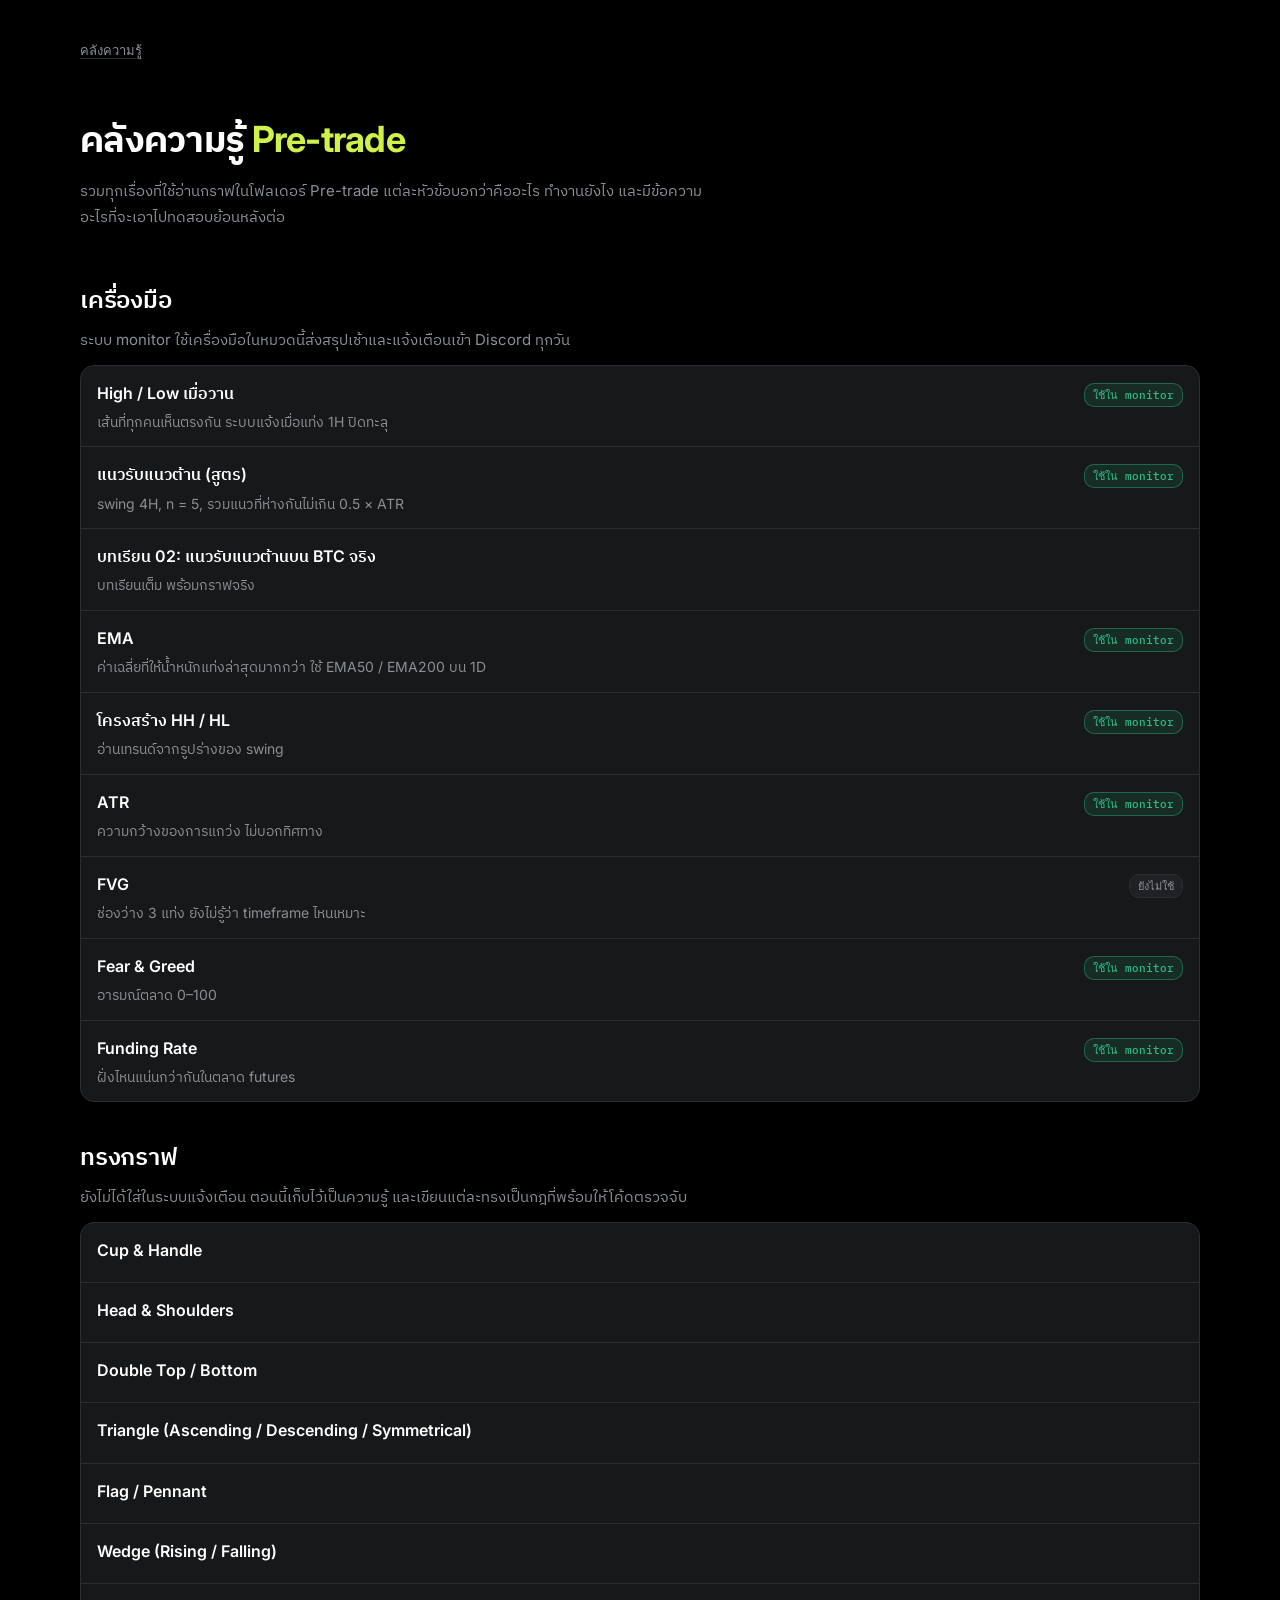
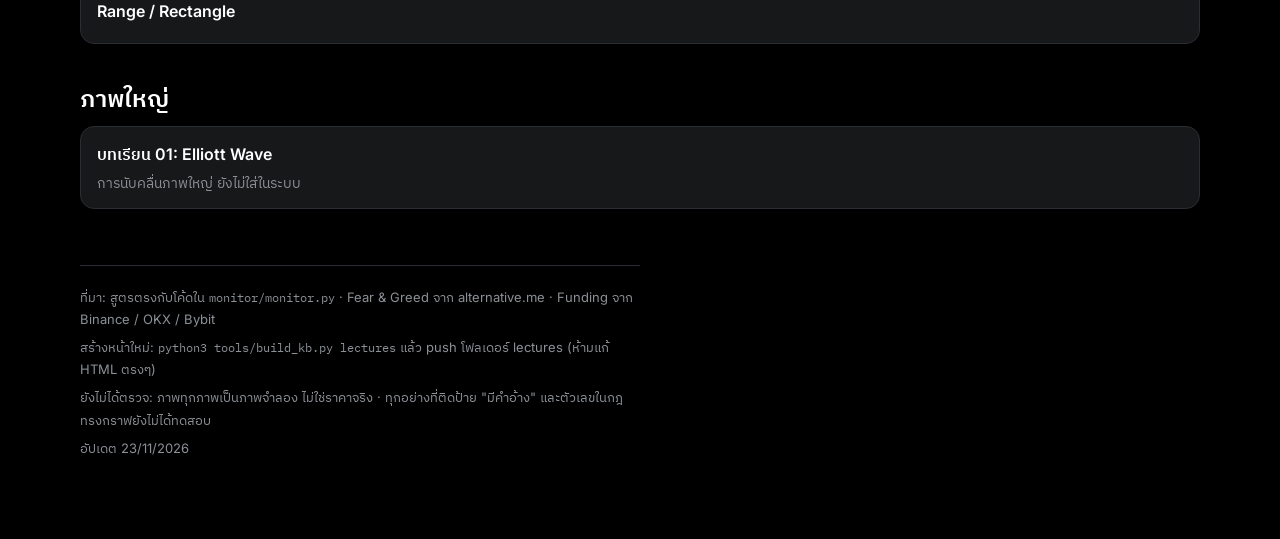
<file: index.html>
<!doctype html>
<html lang="th">
<head>
<meta charset="utf-8">
<meta name="viewport" content="width=device-width, initial-scale=1">
<meta name="robots" content="noindex">
<title>คลังความรู้ Pre-trade</title>
<meta name="description" content="เครื่องมือ ทรงกราฟ และภาพใหญ่ สำหรับศึกษาและทดสอบ">
<link rel="preconnect" href="https://fonts.googleapis.com">
<link rel="preconnect" href="https://fonts.gstatic.com" crossorigin>
<link rel="stylesheet" href="https://fonts.googleapis.com/css2?family=Inter:wght@400;500;600;700&family=IBM+Plex+Mono:wght@400;500&family=IBM+Plex+Sans+Thai:wght@400;500;600;700&display=swap">
<link rel="stylesheet" href="kb.css">
</head>
<body>
<div class="wrap">
<nav class="crumb"><a href="index.html">คลังความรู้</a></nav>
<header class="stack"><h1>คลังความรู้ <span class="acc">Pre-trade</span></h1><p class="lede">รวมทุกเรื่องที่ใช้อ่านกราฟในโฟลเดอร์ Pre-trade แต่ละหัวข้อบอกว่าคืออะไร ทำงานยังไง และมีข้อความอะไรที่จะเอาไปทดสอบย้อนหลังต่อ</p></header><div class="groups"><section class="group"><h2>เครื่องมือ</h2><p>ระบบ monitor ใช้เครื่องมือในหมวดนี้ส่งสรุปเช้าและแจ้งเตือนเข้า Discord ทุกวัน</p><ul class="list"><li><a href="tools.html#pdh"><span class="t">High / Low เมื่อวาน</span><span class="tag live">ใช้ใน monitor</span><span class="d">เส้นที่ทุกคนเห็นตรงกัน ระบบแจ้งเมื่อแท่ง 1H ปิดทะลุ</span></a></li><li><a href="tools.html#sr"><span class="t">แนวรับแนวต้าน (สูตร)</span><span class="tag live">ใช้ใน monitor</span><span class="d">swing 4H, n = 5, รวมแนวที่ห่างกันไม่เกิน 0.5 × ATR</span></a></li><li><a href="02-support-resistance.html"><span class="t">บทเรียน 02: แนวรับแนวต้านบน BTC จริง</span><span class="d">บทเรียนเต็ม พร้อมกราฟจริง</span></a></li><li><a href="tools.html#ema"><span class="t">EMA</span><span class="tag live">ใช้ใน monitor</span><span class="d">ค่าเฉลี่ยที่ให้น้ำหนักแท่งล่าสุดมากกว่า ใช้ EMA50 / EMA200 บน 1D</span></a></li><li><a href="tools.html#structure"><span class="t">โครงสร้าง HH / HL</span><span class="tag live">ใช้ใน monitor</span><span class="d">อ่านเทรนด์จากรูปร่างของ swing</span></a></li><li><a href="tools.html#atr"><span class="t">ATR</span><span class="tag live">ใช้ใน monitor</span><span class="d">ความกว้างของการแกว่ง ไม่บอกทิศทาง</span></a></li><li><a href="tools.html#fvg"><span class="t">FVG</span><span class="tag todo">ยังไม่ใช้</span><span class="d">ช่องว่าง 3 แท่ง ยังไม่รู้ว่า timeframe ไหนเหมาะ</span></a></li><li><a href="tools.html#fng"><span class="t">Fear &amp; Greed</span><span class="tag live">ใช้ใน monitor</span><span class="d">อารมณ์ตลาด 0–100</span></a></li><li><a href="tools.html#funding"><span class="t">Funding Rate</span><span class="tag live">ใช้ใน monitor</span><span class="d">ฝั่งไหนแน่นกว่ากันในตลาด futures</span></a></li></ul></section><section class="group"><h2>ทรงกราฟ</h2><p>ยังไม่ได้ใส่ในระบบแจ้งเตือน ตอนนี้เก็บไว้เป็นความรู้ และเขียนแต่ละทรงเป็นกฎที่พร้อมให้โค้ดตรวจจับ</p><ul class="list"><li><a href="patterns.html#cup"><span class="t">Cup &amp; Handle</span><span class="d"></span></a></li><li><a href="patterns.html#hs"><span class="t">Head &amp; Shoulders</span><span class="d"></span></a></li><li><a href="patterns.html#double"><span class="t">Double Top / Bottom</span><span class="d"></span></a></li><li><a href="patterns.html#triangle"><span class="t">Triangle (Ascending / Descending / Symmetrical)</span><span class="d"></span></a></li><li><a href="patterns.html#flag"><span class="t">Flag / Pennant</span><span class="d"></span></a></li><li><a href="patterns.html#wedge"><span class="t">Wedge (Rising / Falling)</span><span class="d"></span></a></li><li><a href="patterns.html#range"><span class="t">Range / Rectangle</span><span class="d"></span></a></li></ul></section><section class="group"><h2>ภาพใหญ่</h2><ul class="list"><li><a href="01-elliott-wave.html"><span class="t">บทเรียน 01: Elliott Wave</span><span class="d">การนับคลื่นภาพใหญ่ ยังไม่ใส่ในระบบ</span></a></li></ul></section></div><footer class="foot"><p>ที่มา: สูตรตรงกับโค้ดใน <code>monitor/monitor.py</code> · Fear &amp; Greed จาก alternative.me · Funding จาก Binance / OKX / Bybit</p><p>สร้างหน้าใหม่: <code>python3 tools/build_kb.py lectures</code> แล้ว push โฟลเดอร์ lectures (ห้ามแก้ HTML ตรงๆ)</p><p>ยังไม่ได้ตรวจ: ภาพทุกภาพเป็นภาพจำลอง ไม่ใช่ราคาจริง · ทุกอย่างที่ติดป้าย "มีคำอ้าง" และตัวเลขในกฎทรงกราฟยังไม่ได้ทดสอบ</p><p>อัปเดต 23/11/2026</p></footer>
</div>
</body>
</html>
</file>
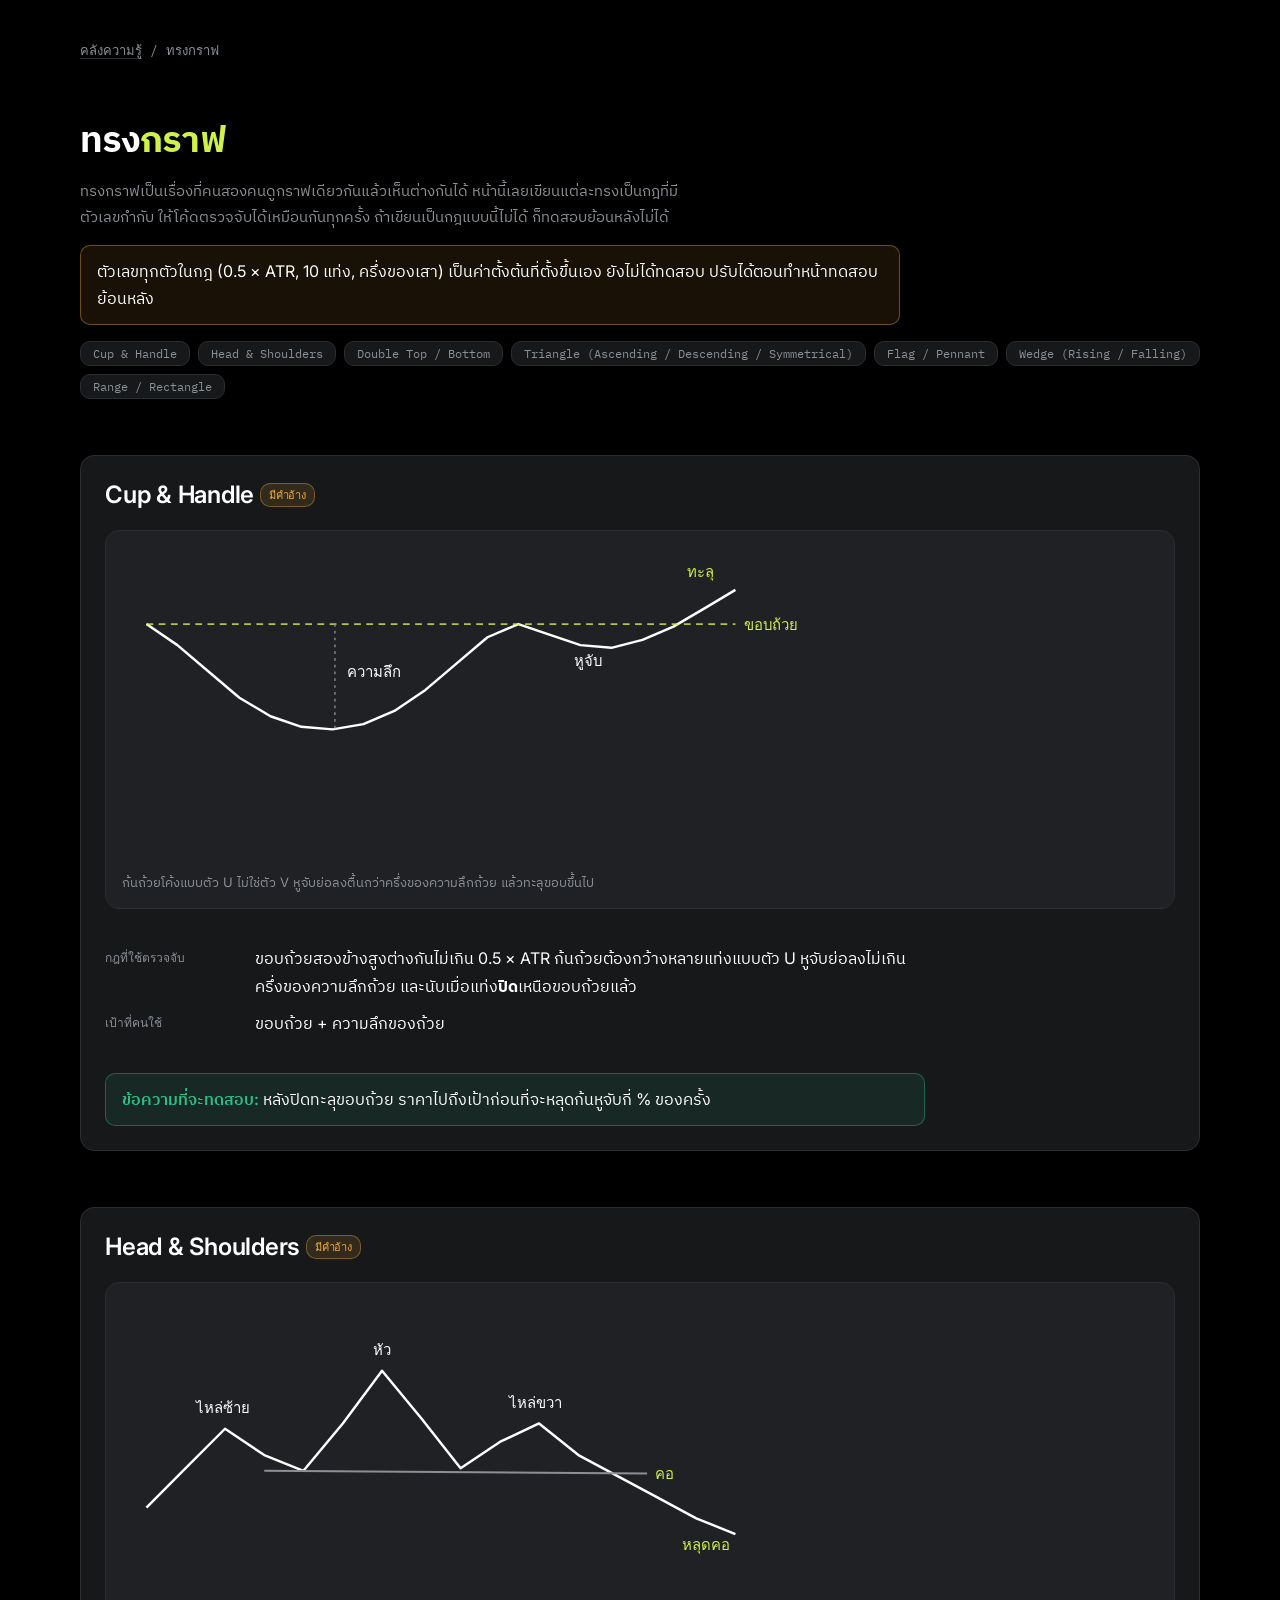
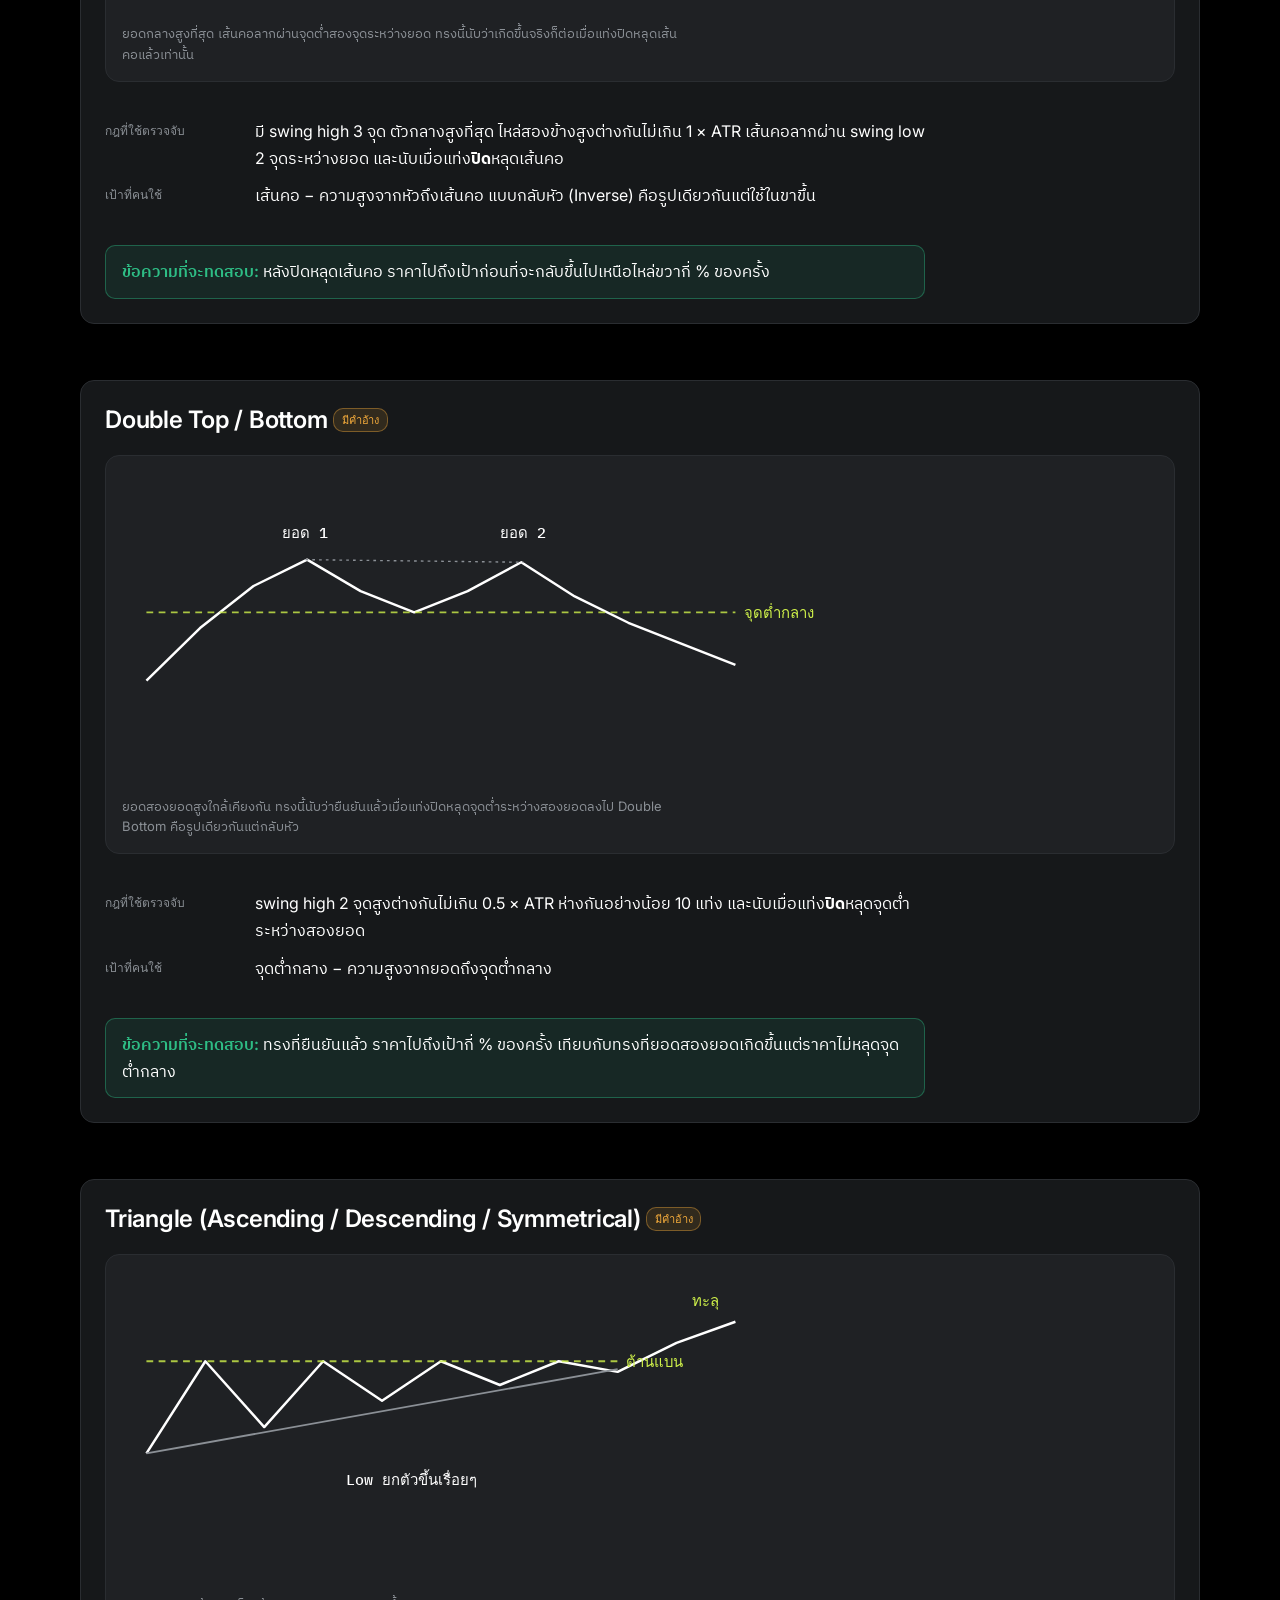
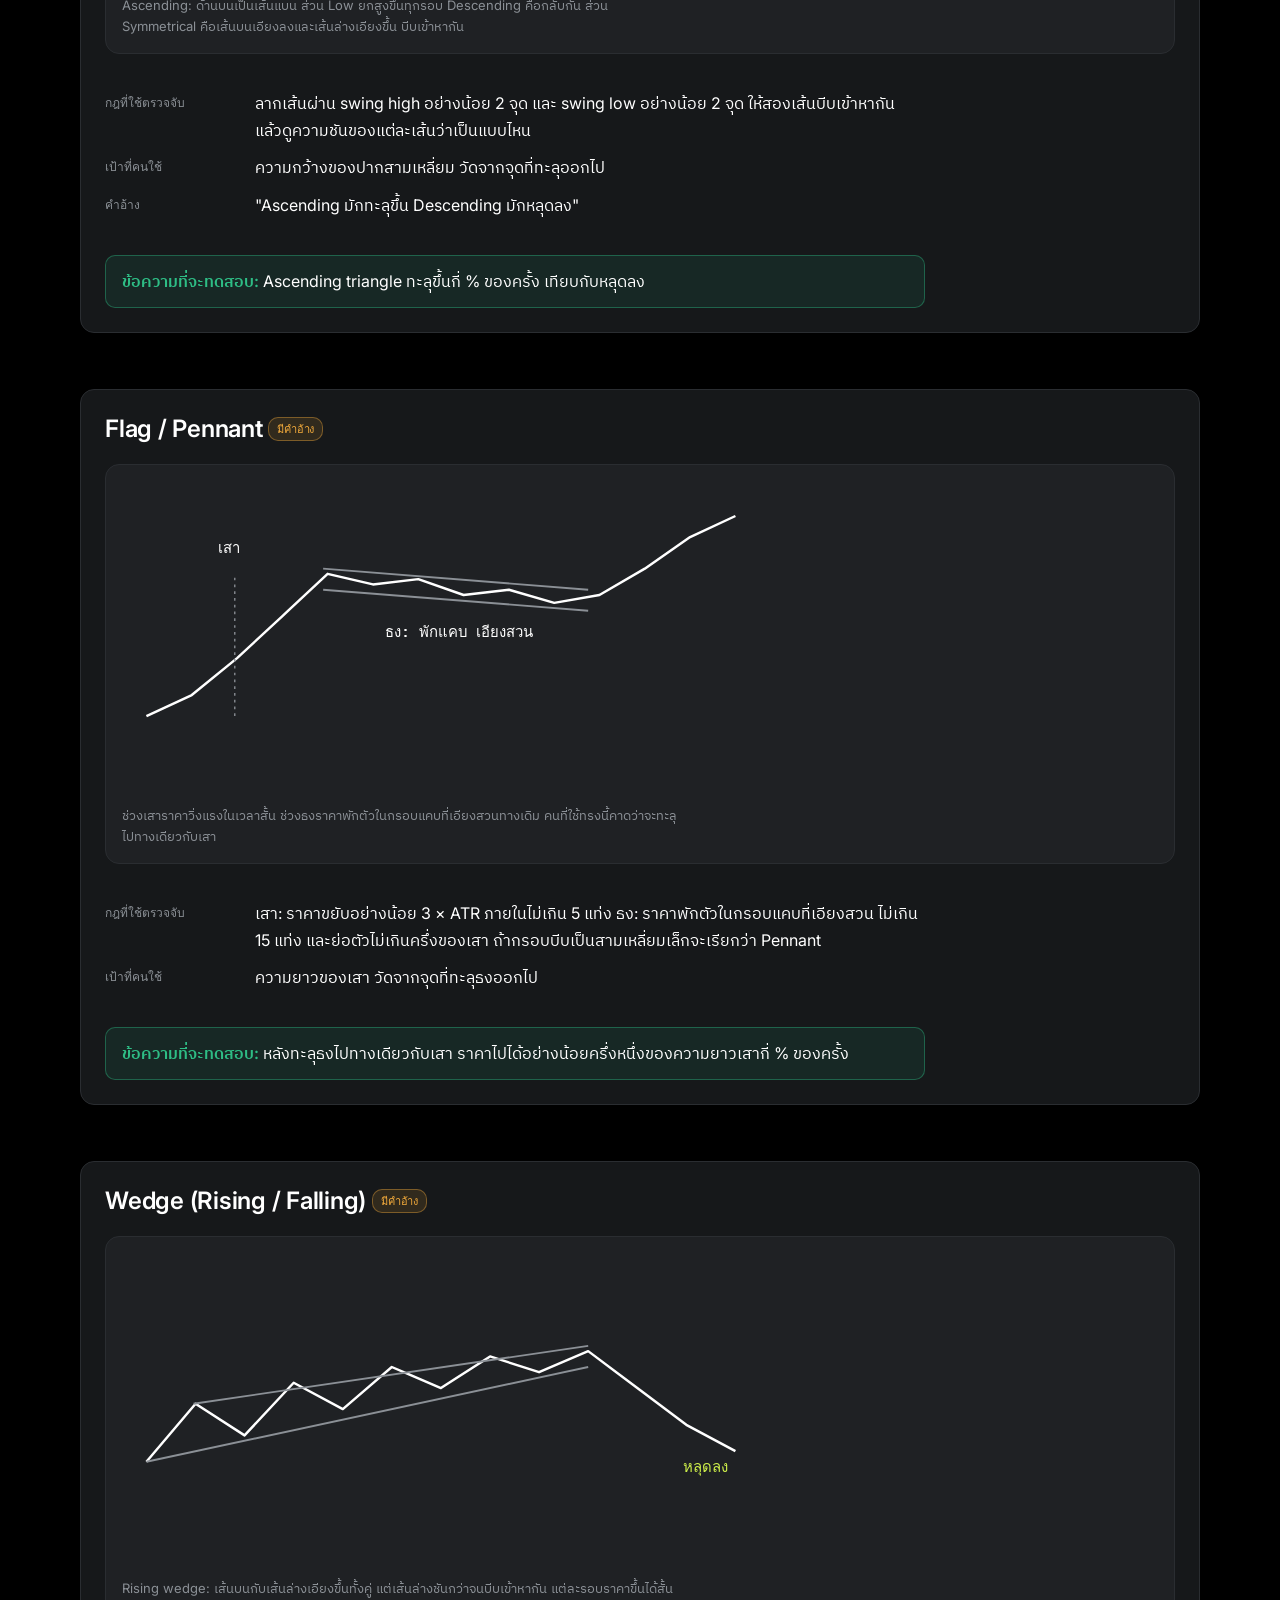
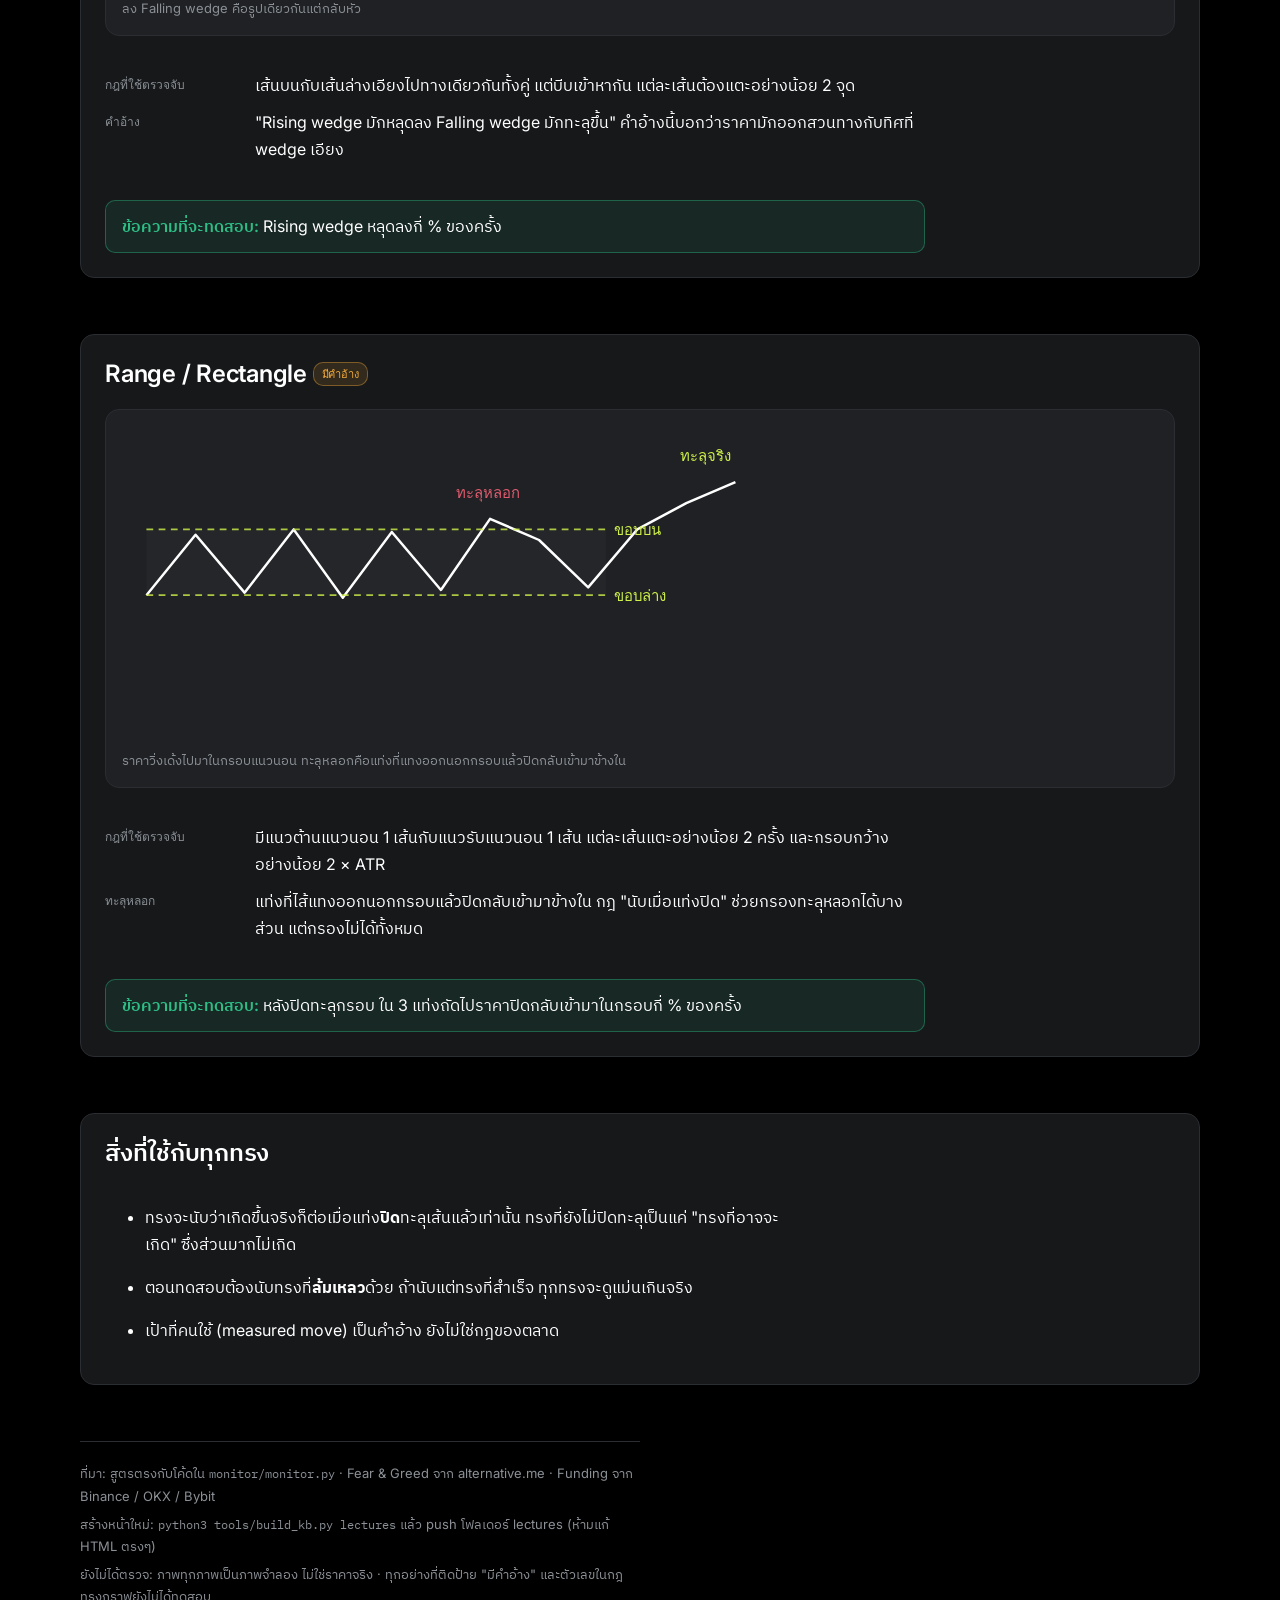
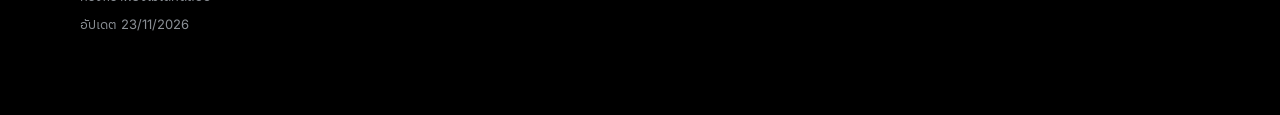
<file: patterns.html>
<!doctype html>
<html lang="th">
<head>
<meta charset="utf-8">
<meta name="viewport" content="width=device-width, initial-scale=1">
<meta name="robots" content="noindex">
<title>ทรงกราฟ</title>
<meta name="description" content="กฎที่ชัดพอให้โค้ดตรวจจับได้ของทรงกราฟหลัก">
<link rel="preconnect" href="https://fonts.googleapis.com">
<link rel="preconnect" href="https://fonts.gstatic.com" crossorigin>
<link rel="stylesheet" href="https://fonts.googleapis.com/css2?family=Inter:wght@400;500;600;700&family=IBM+Plex+Mono:wght@400;500&family=IBM+Plex+Sans+Thai:wght@400;500;600;700&display=swap">
<link rel="stylesheet" href="kb.css">
</head>
<body>
<div class="wrap">
<nav class="crumb"><a href="index.html">คลังความรู้</a><span>ทรงกราฟ</span></nav>
<header class="stack"><h1>ทรง<span class="acc">กราฟ</span></h1><p class="lede">ทรงกราฟเป็นเรื่องที่คนสองคนดูกราฟเดียวกันแล้วเห็นต่างกันได้ หน้านี้เลยเขียนแต่ละทรงเป็นกฎที่มีตัวเลขกำกับ ให้โค้ดตรวจจับได้เหมือนกันทุกครั้ง ถ้าเขียนเป็นกฎแบบนี้ไม่ได้ ก็ทดสอบย้อนหลังไม่ได้</p><p class="note">ตัวเลขทุกตัวในกฎ (0.5 × ATR, 10 แท่ง, ครึ่งของเสา) เป็นค่าตั้งต้นที่ตั้งขึ้นเอง ยังไม่ได้ทดสอบ ปรับได้ตอนทำหน้าทดสอบย้อนหลัง</p><nav class="toc"><a href="#cup">Cup &amp; Handle</a><a href="#hs">Head &amp; Shoulders</a><a href="#double">Double Top / Bottom</a><a href="#triangle">Triangle (Ascending / Descending / Symmetrical)</a><a href="#flag">Flag / Pennant</a><a href="#wedge">Wedge (Rising / Falling)</a><a href="#range">Range / Rectangle</a></nav></header><section class="topic" id="cup"><header><h2>Cup &amp; Handle <span class="tag claim">มีคำอ้าง</span></h2></header><figure class="card"><div class="scroll"><svg class="chart" viewBox="0 0 560 230" role="img" aria-label="Cup and Handle"><polyline class="px" points="18.0,56.8 40.8,72.3 63.7,91.7 86.5,111.1 109.4,124.7 132.2,132.5 155.1,134.4 177.9,130.5 200.7,120.8 223.6,105.3 246.4,85.9 269.3,66.5 292.1,56.8 314.9,64.6 337.8,72.3 360.6,74.3 383.5,68.4 406.3,58.7 429.2,45.2 452.0,31.6"/><line class="lvl" x1="18.0" y1="56.8" x2="452.0" y2="56.8"/><text class="lbl" x="458.0" y="60.8">ขอบถ้วย</text><line class="ann" x1="156.9" y1="56.8" x2="156.9" y2="134.4"/><text class="anntxt" x="165.6" y="95.6" text-anchor="start">ความลึก</text><text class="anntxt" x="343.5" y="87.8" text-anchor="middle">หูจับ</text><text class="anntxt hit" x="426.0" y="21.9" text-anchor="middle">ทะลุ</text></svg></div><figcaption>ก้นถ้วยโค้งแบบตัว U ไม่ใช่ตัว V หูจับย่อลงตื้นกว่าครึ่งของความลึกถ้วย แล้วทะลุขอบขึ้นไป</figcaption></figure><dl class="kv"><dt>กฎที่ใช้ตรวจจับ</dt><dd>ขอบถ้วยสองข้างสูงต่างกันไม่เกิน 0.5 × ATR ก้นถ้วยต้องกว้างหลายแท่งแบบตัว U หูจับย่อลงไม่เกินครึ่งของความลึกถ้วย และนับเมื่อแท่ง<b>ปิด</b>เหนือขอบถ้วยแล้ว</dd><dt>เป้าที่คนใช้</dt><dd>ขอบถ้วย + ความลึกของถ้วย</dd></dl><p class="test"><b>ข้อความที่จะทดสอบ:</b> หลังปิดทะลุขอบถ้วย ราคาไปถึงเป้าก่อนที่จะหลุดก้นหูจับกี่ % ของครั้ง</p></section><section class="topic" id="hs"><header><h2>Head &amp; Shoulders <span class="tag claim">มีคำอ้าง</span></h2></header><figure class="card"><div class="scroll"><svg class="chart" viewBox="0 0 560 230" role="img" aria-label="Head and Shoulders"><polyline class="px" points="18.0,153.8 46.9,124.7 75.9,95.6 104.8,115.0 133.7,126.6 162.7,91.7 191.6,52.9 220.5,87.8 249.5,124.7 278.4,105.3 307.3,91.7 336.3,115.0 365.2,130.5 394.1,146.0 423.1,161.6 452.0,173.2"/><line class="trend" x1="104.8" y1="126.6" x2="386.9" y2="128.6"/><text class="anntxt" x="74.4" y="84.0" text-anchor="middle">ไหล่ซ้าย</text><text class="anntxt" x="191.6" y="41.3" text-anchor="middle">หัว</text><text class="anntxt" x="304.4" y="80.1" text-anchor="middle">ไหล่ขวา</text><text class="lbl" x="392.9" y="132.6">คอ</text><text class="anntxt hit" x="430.3" y="184.8" text-anchor="middle">หลุดคอ</text></svg></div><figcaption>ยอดกลางสูงที่สุด เส้นคอลากผ่านจุดต่ำสองจุดระหว่างยอด ทรงนี้นับว่าเกิดขึ้นจริงก็ต่อเมื่อแท่งปิดหลุดเส้นคอแล้วเท่านั้น</figcaption></figure><dl class="kv"><dt>กฎที่ใช้ตรวจจับ</dt><dd>มี swing high 3 จุด ตัวกลางสูงที่สุด ไหล่สองข้างสูงต่างกันไม่เกิน 1 × ATR เส้นคอลากผ่าน swing low 2 จุดระหว่างยอด และนับเมื่อแท่ง<b>ปิด</b>หลุดเส้นคอ</dd><dt>เป้าที่คนใช้</dt><dd>เส้นคอ − ความสูงจากหัวถึงเส้นคอ แบบกลับหัว (Inverse) คือรูปเดียวกันแต่ใช้ในขาขึ้น</dd></dl><p class="test"><b>ข้อความที่จะทดสอบ:</b> หลังปิดหลุดเส้นคอ ราคาไปถึงเป้าก่อนที่จะกลับขึ้นไปเหนือไหล่ขวากี่ % ของครั้ง</p></section><section class="topic" id="double"><header><h2>Double Top / Bottom <span class="tag claim">มีคำอ้าง</span></h2></header><figure class="card"><div class="scroll"><svg class="chart" viewBox="0 0 560 230" role="img" aria-label="Double Top"><polyline class="px" points="18.0,153.8 57.5,115.0 96.9,84.0 136.4,64.6 175.8,87.8 215.3,103.4 254.7,87.8 294.2,66.5 333.6,91.7 373.1,111.1 412.5,126.6 452.0,142.2"/><line class="lvl" x1="18.0" y1="103.4" x2="452.0" y2="103.4"/><text class="lbl" x="458.0" y="107.4">จุดต่ำกลาง</text><line class="ann" x1="135.2" y1="64.6" x2="295.8" y2="66.5"/><text class="anntxt" x="135.2" y="49.0" text-anchor="middle">ยอด 1</text><text class="anntxt" x="295.8" y="49.0" text-anchor="middle">ยอด 2</text></svg></div><figcaption>ยอดสองยอดสูงใกล้เคียงกัน ทรงนี้นับว่ายืนยันแล้วเมื่อแท่งปิดหลุดจุดต่ำระหว่างสองยอดลงไป Double Bottom คือรูปเดียวกันแต่กลับหัว</figcaption></figure><dl class="kv"><dt>กฎที่ใช้ตรวจจับ</dt><dd>swing high 2 จุดสูงต่างกันไม่เกิน 0.5 × ATR ห่างกันอย่างน้อย 10 แท่ง และนับเมื่อแท่ง<b>ปิด</b>หลุดจุดต่ำระหว่างสองยอด</dd><dt>เป้าที่คนใช้</dt><dd>จุดต่ำกลาง − ความสูงจากยอดถึงจุดต่ำกลาง</dd></dl><p class="test"><b>ข้อความที่จะทดสอบ:</b> ทรงที่ยืนยันแล้ว ราคาไปถึงเป้ากี่ % ของครั้ง เทียบกับทรงที่ยอดสองยอดเกิดขึ้นแต่ราคาไม่หลุดจุดต่ำกลาง</p></section><section class="topic" id="triangle"><header><h2>Triangle (Ascending / Descending / Symmetrical) <span class="tag claim">มีคำอ้าง</span></h2></header><figure class="card"><div class="scroll"><svg class="chart" viewBox="0 0 560 230" role="img" aria-label="Triangle"><polyline class="px" points="18.0,134.4 61.4,66.5 104.8,115.0 148.2,66.5 191.6,95.6 235.0,66.5 278.4,84.0 321.8,66.5 365.2,74.3 408.6,52.9 452.0,37.4"/><line class="lvl" x1="18.0" y1="66.5" x2="365.2" y2="66.5"/><text class="lbl" x="371.2" y="70.5">ต้านแบน</text><line class="trend" x1="18.0" y1="134.4" x2="365.2" y2="72.3"/><text class="anntxt hit" x="430.3" y="25.8" text-anchor="middle">ทะลุ</text><text class="anntxt" x="213.3" y="157.7" text-anchor="middle">Low ยกตัวขึ้นเรื่อยๆ</text></svg></div><figcaption>Ascending: ด้านบนเป็นเส้นแบน ส่วน Low ยกสูงขึ้นทุกรอบ Descending คือกลับกัน ส่วน Symmetrical คือเส้นบนเอียงลงและเส้นล่างเอียงขึ้น บีบเข้าหากัน</figcaption></figure><dl class="kv"><dt>กฎที่ใช้ตรวจจับ</dt><dd>ลากเส้นผ่าน swing high อย่างน้อย 2 จุด และ swing low อย่างน้อย 2 จุด ให้สองเส้นบีบเข้าหากัน แล้วดูความชันของแต่ละเส้นว่าเป็นแบบไหน</dd><dt>เป้าที่คนใช้</dt><dd>ความกว้างของปากสามเหลี่ยม วัดจากจุดที่ทะลุออกไป</dd><dt>คำอ้าง</dt><dd>"Ascending มักทะลุขึ้น Descending มักหลุดลง"</dd></dl><p class="test"><b>ข้อความที่จะทดสอบ:</b> Ascending triangle ทะลุขึ้นกี่ % ของครั้ง เทียบกับหลุดลง</p></section><section class="topic" id="flag"><header><h2>Flag / Pennant <span class="tag claim">มีคำอ้าง</span></h2></header><figure class="card"><div class="scroll"><svg class="chart" viewBox="0 0 560 230" role="img" aria-label="Flag"><polyline class="px" points="18.0,173.2 51.4,157.7 84.8,130.5 118.2,99.5 151.5,68.4 184.9,76.2 218.3,72.3 251.7,84.0 285.1,80.1 318.5,89.8 351.8,84.0 385.2,64.6 418.6,41.3 452.0,25.8"/><line class="trend" x1="148.2" y1="64.6" x2="343.5" y2="80.1"/><line class="trend" x1="148.2" y1="80.1" x2="343.5" y2="95.6"/><line class="ann" x1="83.1" y1="173.2" x2="83.1" y2="68.4"/><text class="anntxt" x="78.8" y="52.9" text-anchor="middle">เสา</text><text class="anntxt" x="248.0" y="115.0" text-anchor="middle">ธง: พักแคบ เอียงสวน</text></svg></div><figcaption>ช่วงเสาราคาวิ่งแรงในเวลาสั้น ช่วงธงราคาพักตัวในกรอบแคบที่เอียงสวนทางเดิม คนที่ใช้ทรงนี้คาดว่าจะทะลุไปทางเดียวกับเสา</figcaption></figure><dl class="kv"><dt>กฎที่ใช้ตรวจจับ</dt><dd>เสา: ราคาขยับอย่างน้อย 3 × ATR ภายในไม่เกิน 5 แท่ง ธง: ราคาพักตัวในกรอบแคบที่เอียงสวน ไม่เกิน 15 แท่ง และย่อตัวไม่เกินครึ่งของเสา ถ้ากรอบบีบเป็นสามเหลี่ยมเล็กจะเรียกว่า Pennant</dd><dt>เป้าที่คนใช้</dt><dd>ความยาวของเสา วัดจากจุดที่ทะลุธงออกไป</dd></dl><p class="test"><b>ข้อความที่จะทดสอบ:</b> หลังทะลุธงไปทางเดียวกับเสา ราคาไปได้อย่างน้อยครึ่งหนึ่งของความยาวเสากี่ % ของครั้ง</p></section><section class="topic" id="wedge"><header><h2>Wedge (Rising / Falling) <span class="tag claim">มีคำอ้าง</span></h2></header><figure class="card"><div class="scroll"><svg class="chart" viewBox="0 0 560 230" role="img" aria-label="Wedge"><polyline class="px" points="18.0,153.8 54.2,111.1 90.3,134.4 126.5,95.6 162.7,115.0 198.8,84.0 235.0,99.5 271.2,76.2 307.3,87.8 343.5,72.3 379.7,99.5 415.8,126.6 452.0,146.0"/><line class="trend" x1="18.0" y1="153.8" x2="343.5" y2="84.0"/><line class="trend" x1="52.7" y1="111.1" x2="343.5" y2="68.4"/><text class="anntxt hit" x="430.3" y="161.6" text-anchor="middle">หลุดลง</text></svg></div><figcaption>Rising wedge: เส้นบนกับเส้นล่างเอียงขึ้นทั้งคู่ แต่เส้นล่างชันกว่าจนบีบเข้าหากัน แต่ละรอบราคาขึ้นได้สั้นลง Falling wedge คือรูปเดียวกันแต่กลับหัว</figcaption></figure><dl class="kv"><dt>กฎที่ใช้ตรวจจับ</dt><dd>เส้นบนกับเส้นล่างเอียงไปทางเดียวกันทั้งคู่ แต่บีบเข้าหากัน แต่ละเส้นต้องแตะอย่างน้อย 2 จุด</dd><dt>คำอ้าง</dt><dd>"Rising wedge มักหลุดลง Falling wedge มักทะลุขึ้น" คำอ้างนี้บอกว่าราคามักออกสวนทางกับทิศที่ wedge เอียง</dd></dl><p class="test"><b>ข้อความที่จะทดสอบ:</b> Rising wedge หลุดลงกี่ % ของครั้ง</p></section><section class="topic" id="range"><header><h2>Range / Rectangle <span class="tag claim">มีคำอ้าง</span></h2></header><figure class="card"><div class="scroll"><svg class="chart" viewBox="0 0 560 230" role="img" aria-label="Range"><rect class="zband soft" x="18.0" y="76.2" width="338.5" height="48.5"/><polyline class="px" points="18.0,124.7 54.2,80.1 90.3,122.8 126.5,76.2 162.7,126.6 198.8,78.1 235.0,120.8 271.2,68.4 307.3,84.0 343.5,118.9 379.7,76.2 415.8,56.8 452.0,41.3"/><line class="lvl" x1="18.0" y1="76.2" x2="356.5" y2="76.2"/><text class="lbl" x="362.5" y="80.2">ขอบบน</text><line class="lvl" x1="18.0" y1="124.7" x2="356.5" y2="124.7"/><text class="lbl" x="362.5" y="128.7">ขอบล่าง</text><text class="anntxt dn" x="269.7" y="52.9" text-anchor="middle">ทะลุหลอก</text><text class="anntxt hit" x="430.3" y="25.8" text-anchor="middle">ทะลุจริง</text></svg></div><figcaption>ราคาวิ่งเด้งไปมาในกรอบแนวนอน ทะลุหลอกคือแท่งที่แทงออกนอกกรอบแล้วปิดกลับเข้ามาข้างใน</figcaption></figure><dl class="kv"><dt>กฎที่ใช้ตรวจจับ</dt><dd>มีแนวต้านแนวนอน 1 เส้นกับแนวรับแนวนอน 1 เส้น แต่ละเส้นแตะอย่างน้อย 2 ครั้ง และกรอบกว้างอย่างน้อย 2 × ATR</dd><dt>ทะลุหลอก</dt><dd>แท่งที่ไส้แทงออกนอกกรอบแล้วปิดกลับเข้ามาข้างใน กฎ "นับเมื่อแท่งปิด" ช่วยกรองทะลุหลอกได้บางส่วน แต่กรองไม่ได้ทั้งหมด</dd></dl><p class="test"><b>ข้อความที่จะทดสอบ:</b> หลังปิดทะลุกรอบ ใน 3 แท่งถัดไปราคาปิดกลับเข้ามาในกรอบกี่ % ของครั้ง</p></section><section class="topic"><header><h2>สิ่งที่ใช้กับทุกทรง</h2></header><ul class="prose stack"><li>ทรงจะนับว่าเกิดขึ้นจริงก็ต่อเมื่อแท่ง<b>ปิด</b>ทะลุเส้นแล้วเท่านั้น ทรงที่ยังไม่ปิดทะลุเป็นแค่ "ทรงที่อาจจะเกิด" ซึ่งส่วนมากไม่เกิด</li><li>ตอนทดสอบต้องนับทรงที่<b>ล้มเหลว</b>ด้วย ถ้านับแต่ทรงที่สำเร็จ ทุกทรงจะดูแม่นเกินจริง</li><li>เป้าที่คนใช้ (measured move) เป็นคำอ้าง ยังไม่ใช่กฎของตลาด</li></ul></section><footer class="foot"><p>ที่มา: สูตรตรงกับโค้ดใน <code>monitor/monitor.py</code> · Fear &amp; Greed จาก alternative.me · Funding จาก Binance / OKX / Bybit</p><p>สร้างหน้าใหม่: <code>python3 tools/build_kb.py lectures</code> แล้ว push โฟลเดอร์ lectures (ห้ามแก้ HTML ตรงๆ)</p><p>ยังไม่ได้ตรวจ: ภาพทุกภาพเป็นภาพจำลอง ไม่ใช่ราคาจริง · ทุกอย่างที่ติดป้าย "มีคำอ้าง" และตัวเลขในกฎทรงกราฟยังไม่ได้ทดสอบ</p><p>อัปเดต 23/11/2026</p></footer>
</div>
</body>
</html>
</file>
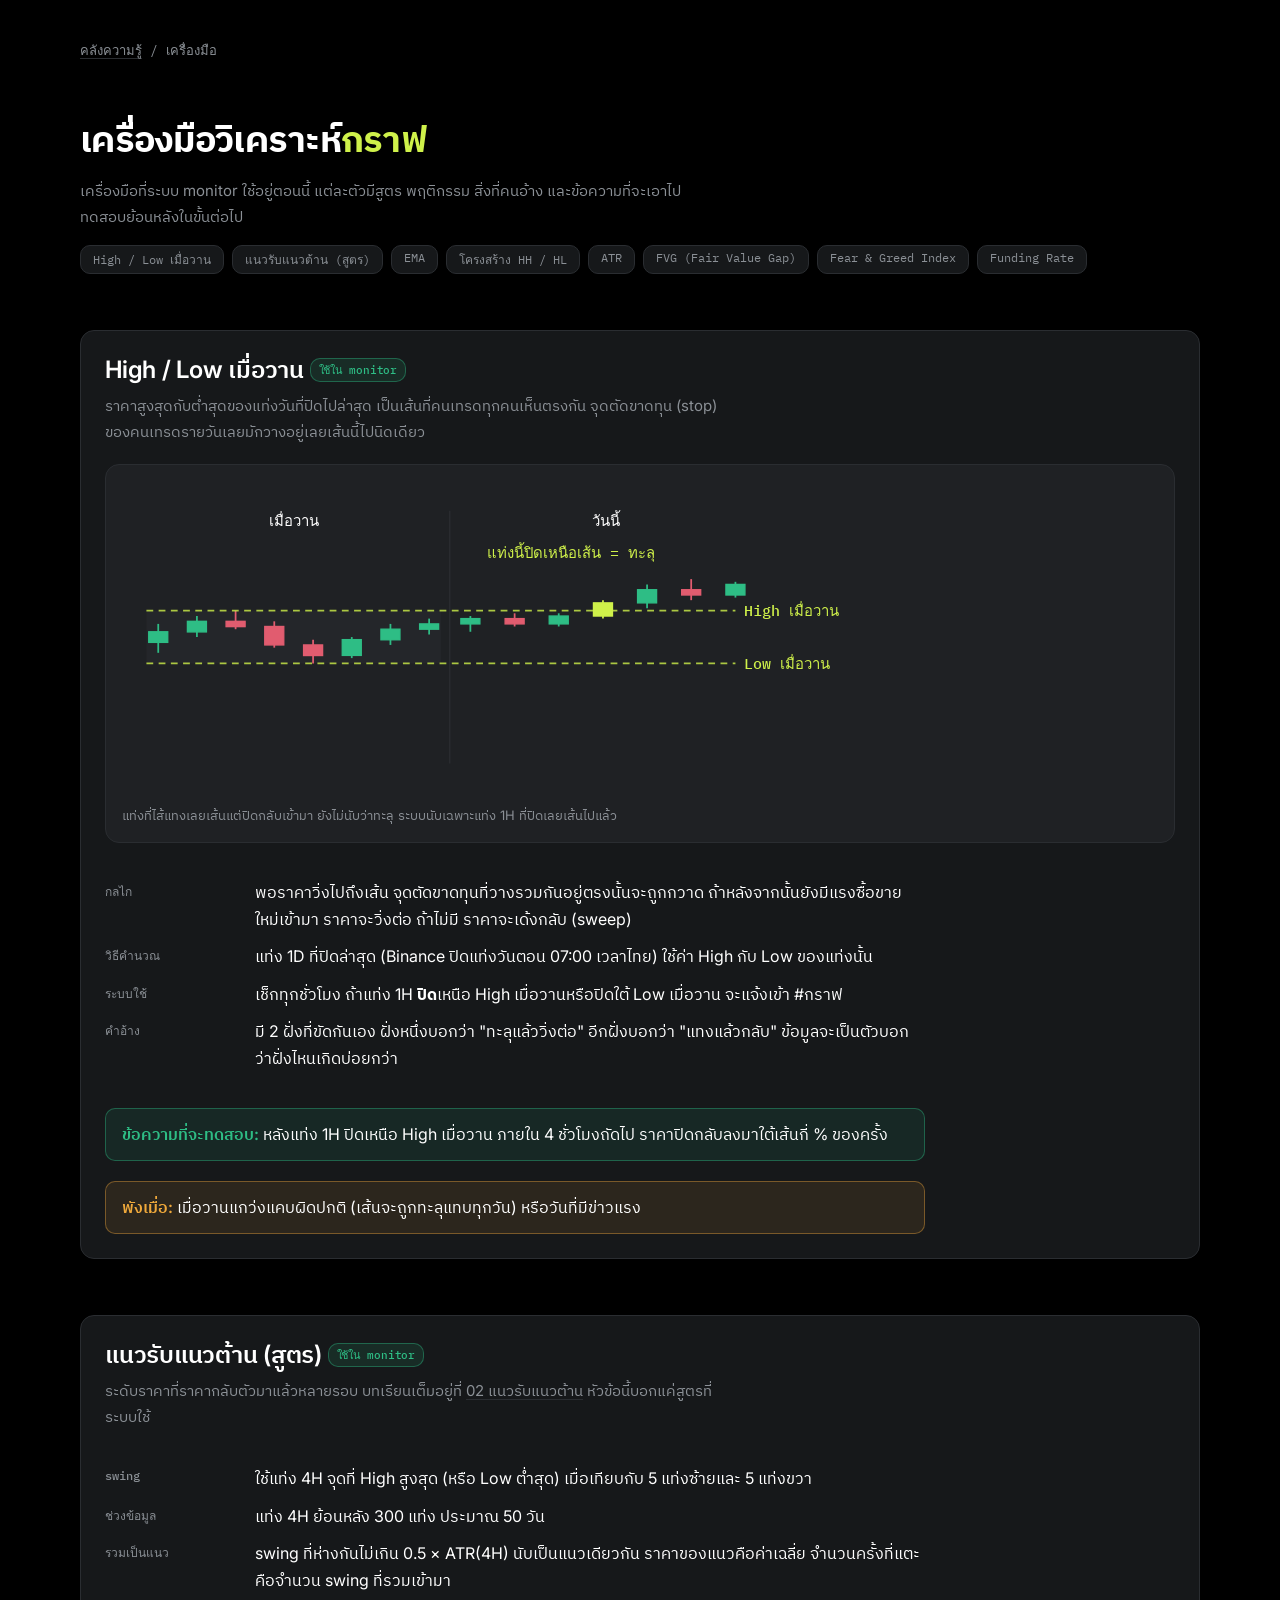
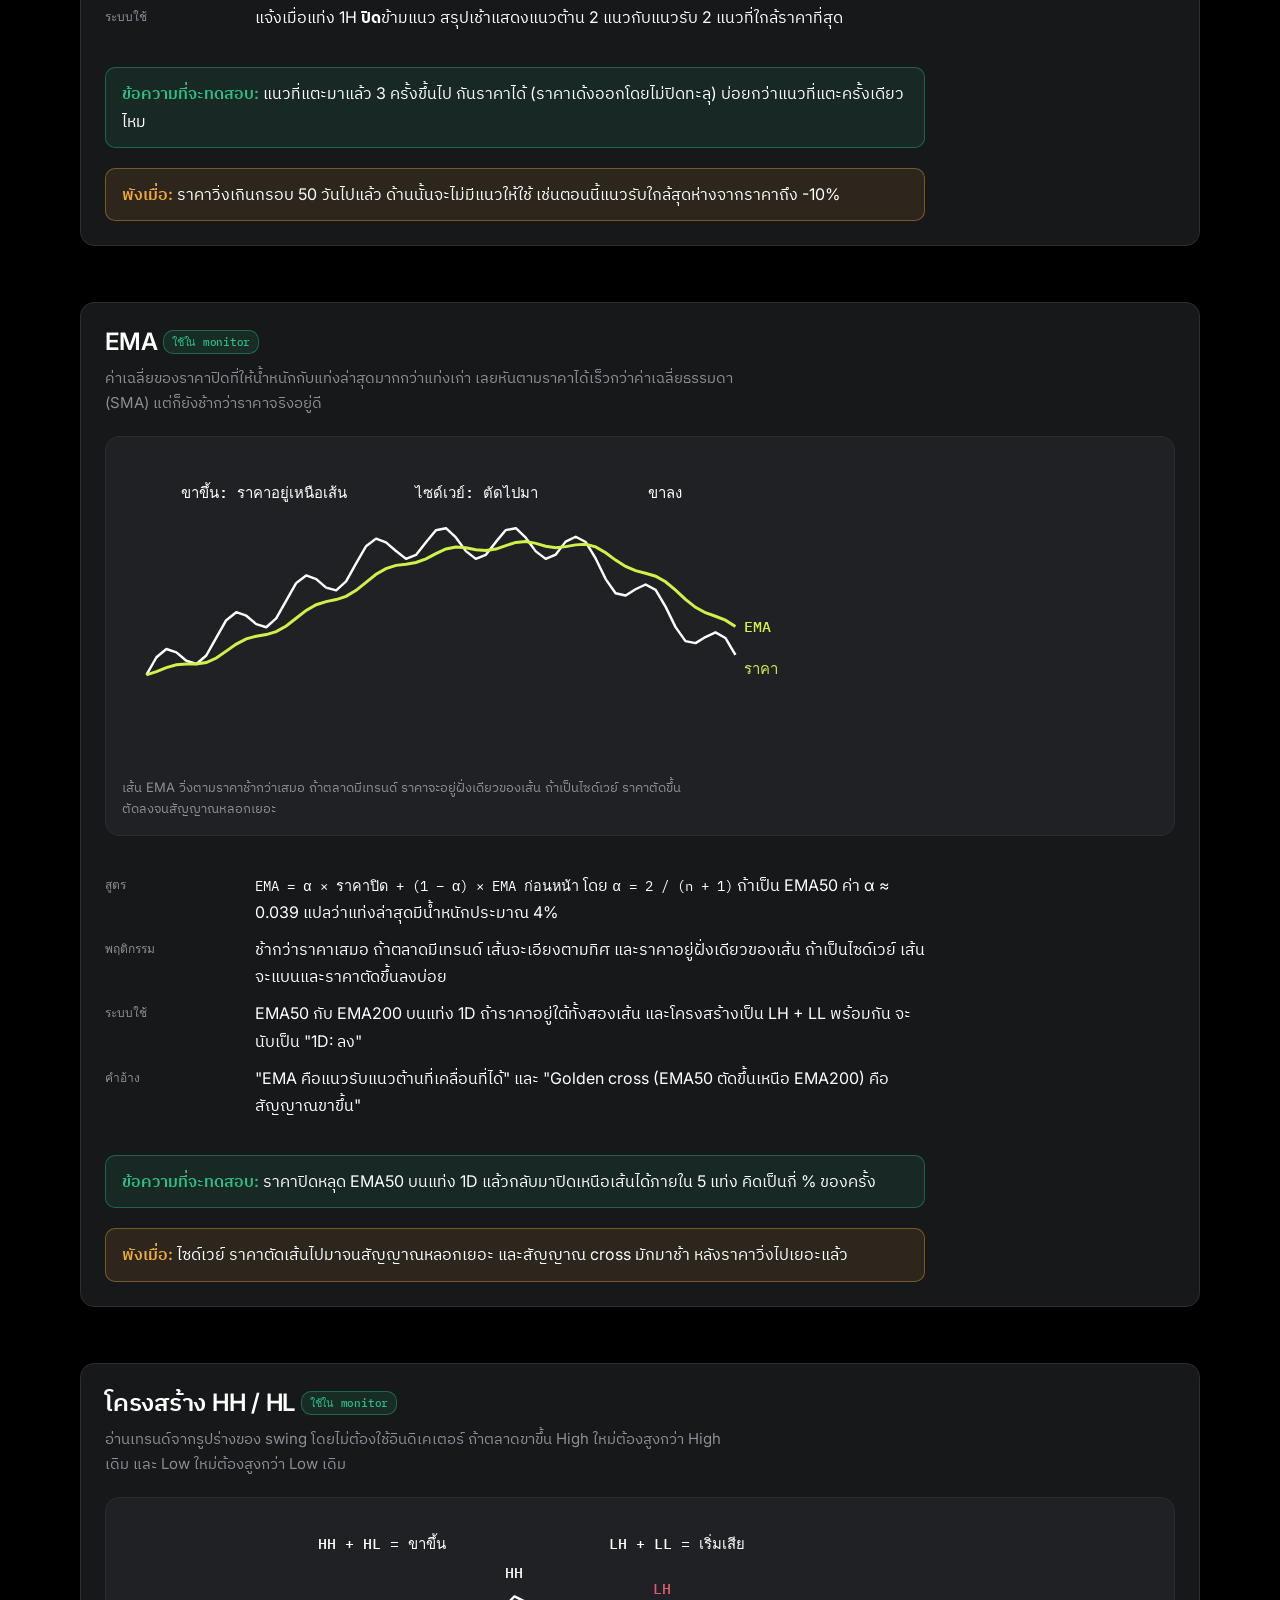
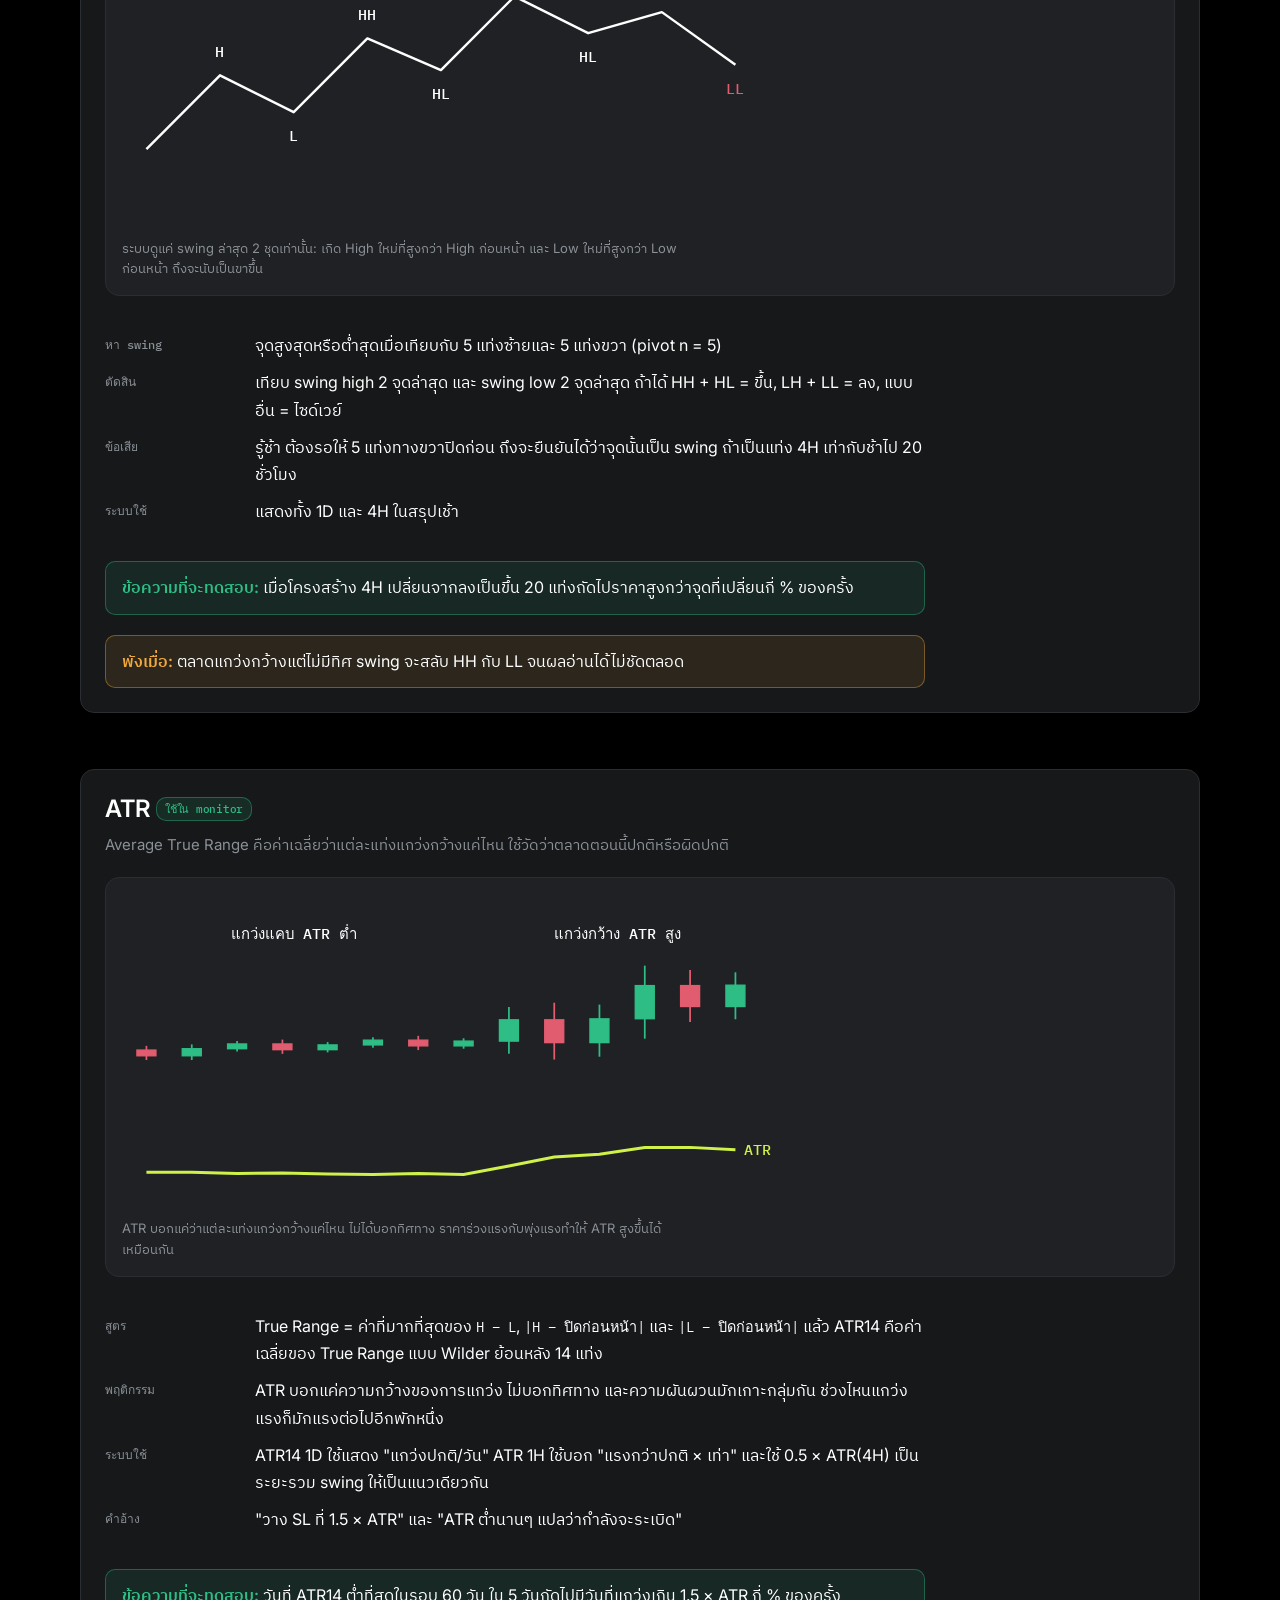
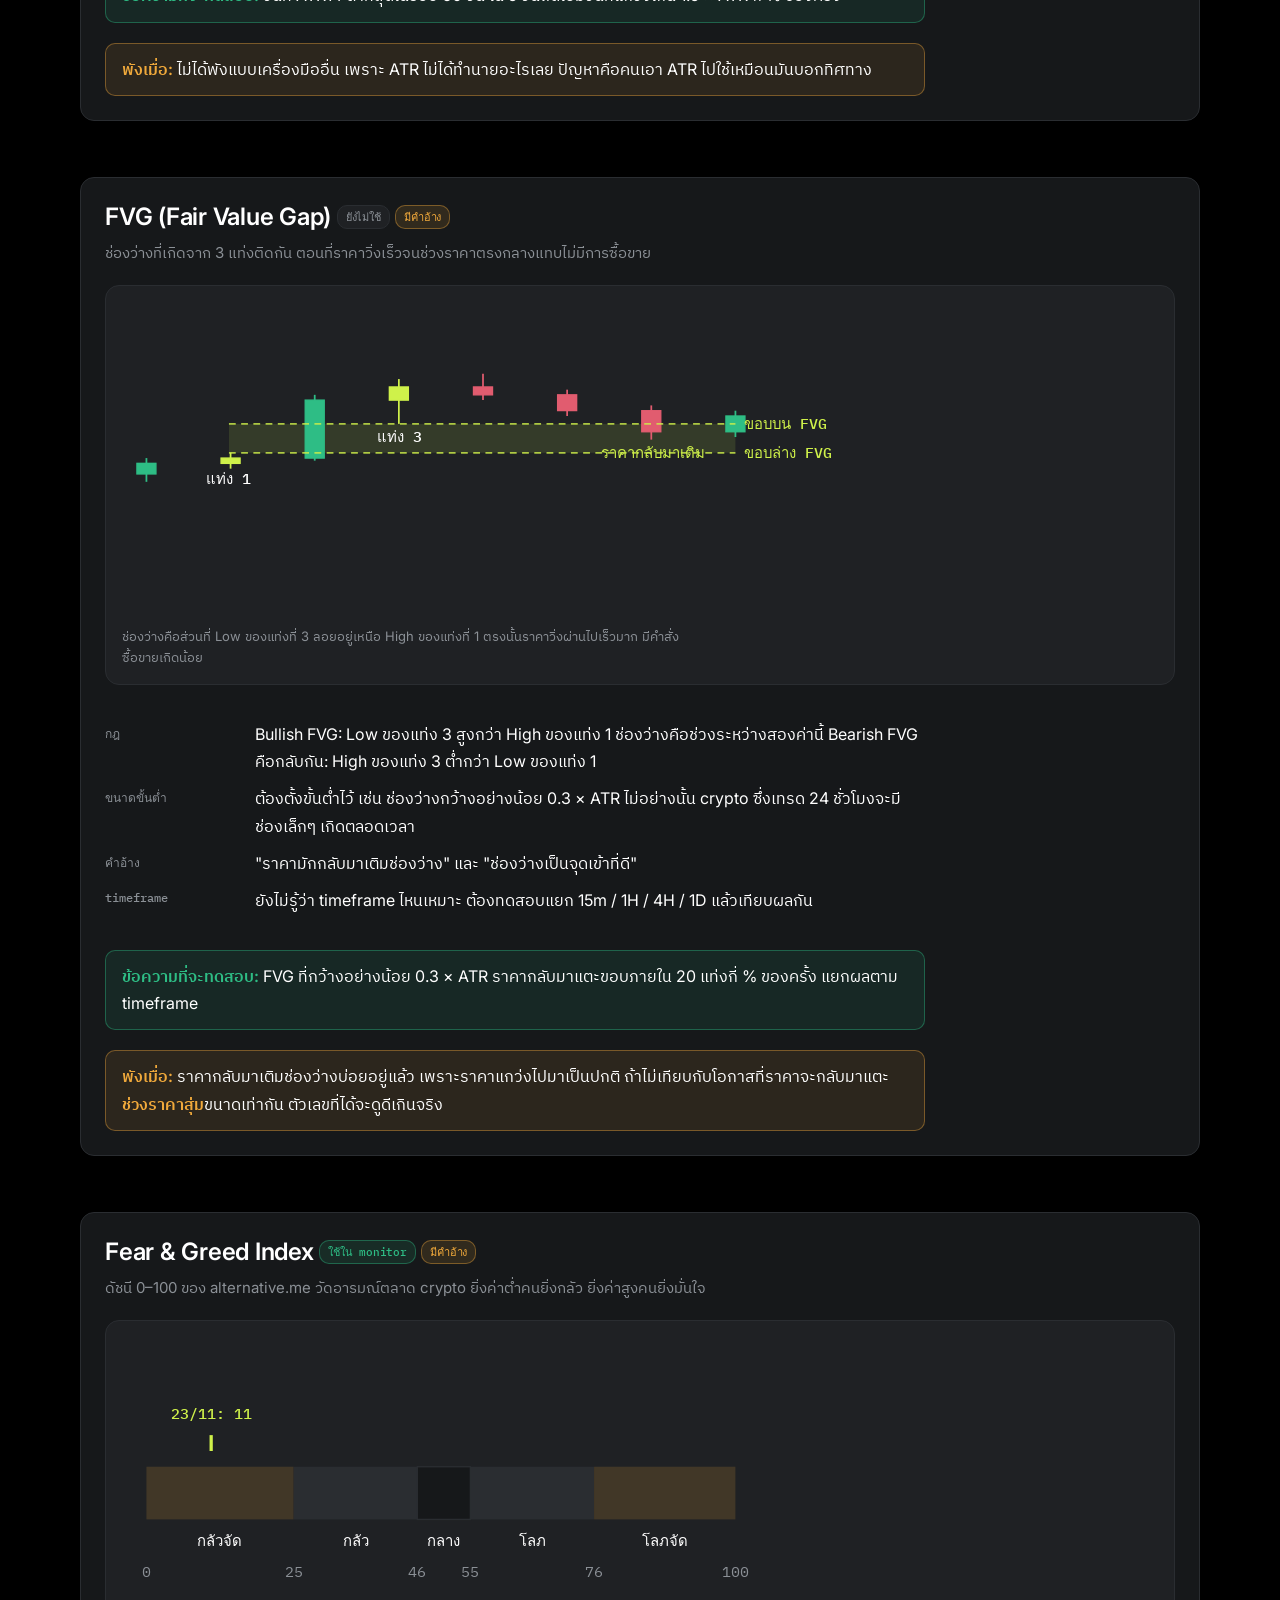
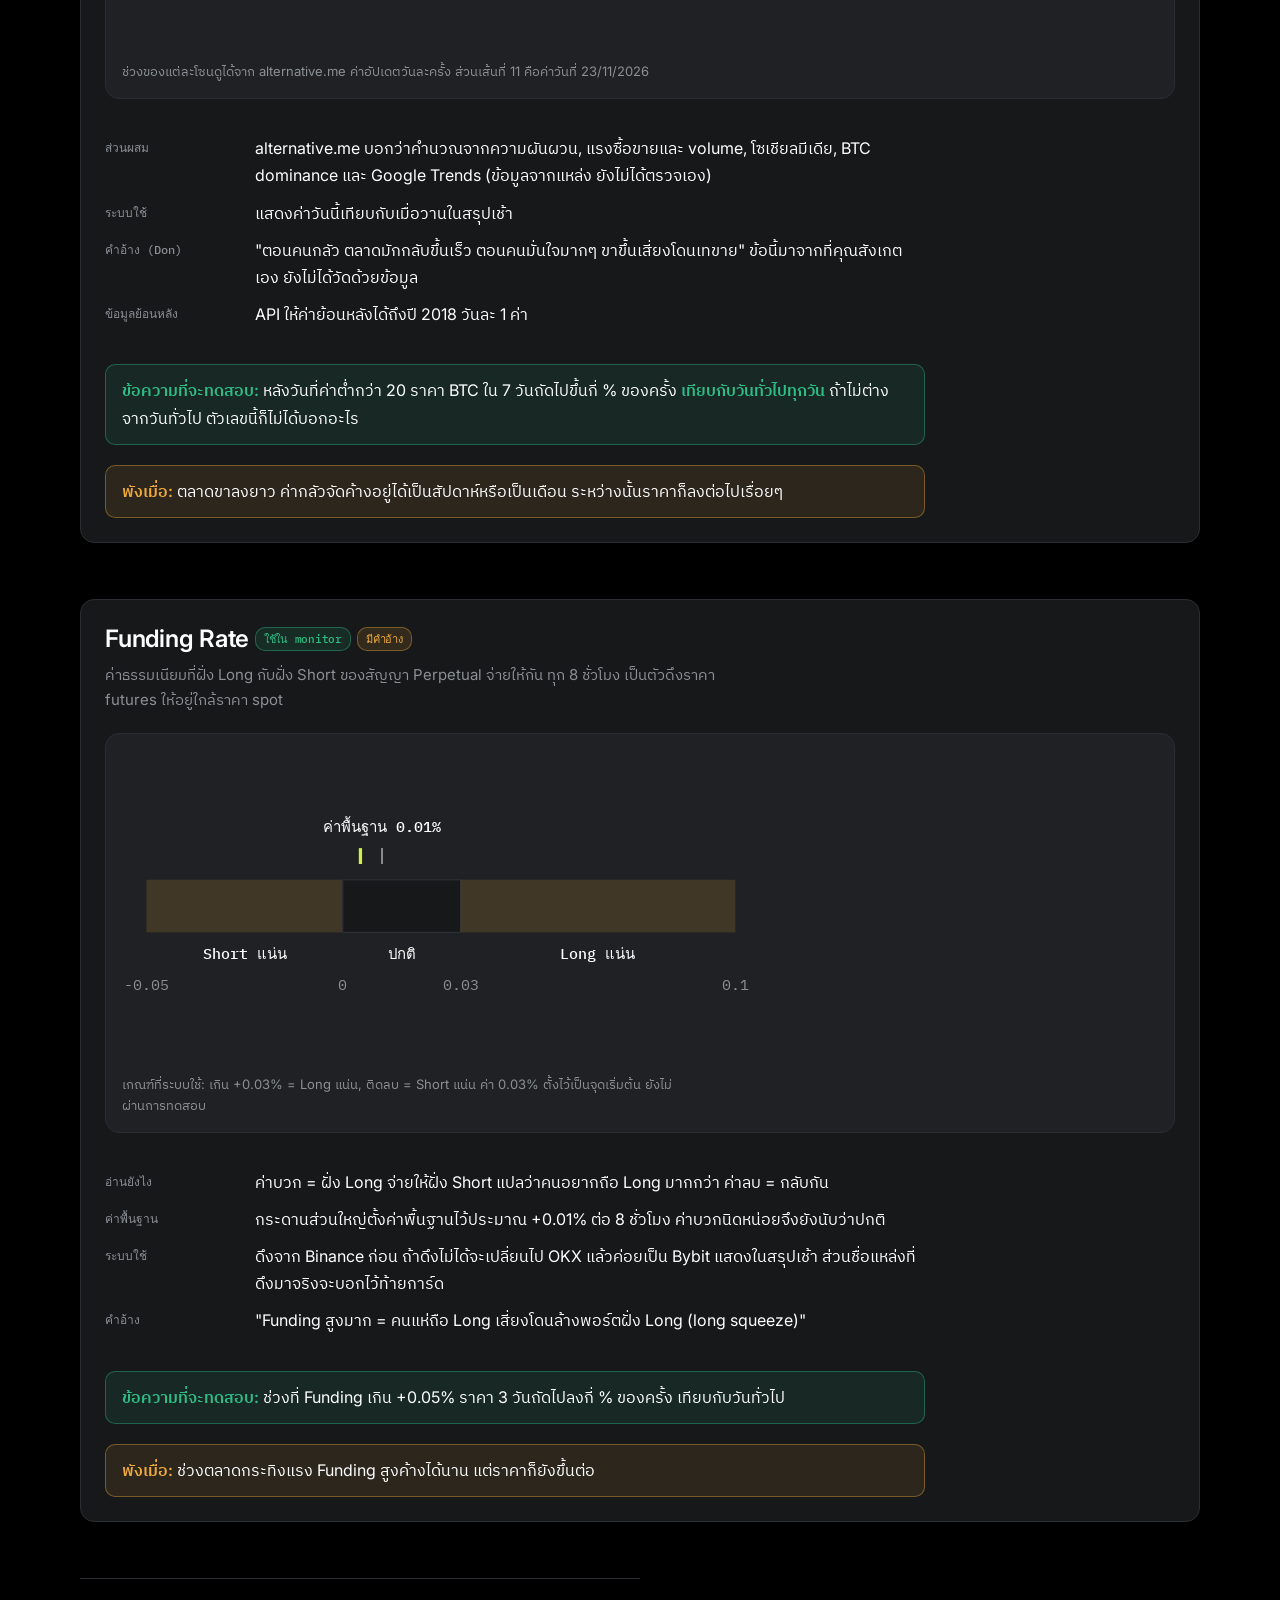
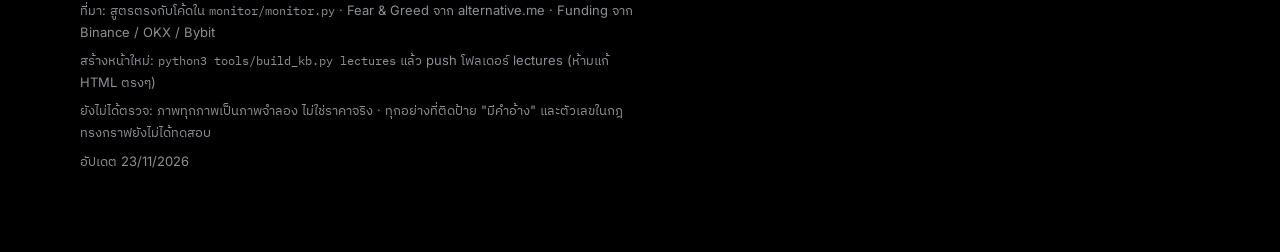
<file: tools.html>
<!doctype html>
<html lang="th">
<head>
<meta charset="utf-8">
<meta name="viewport" content="width=device-width, initial-scale=1">
<meta name="robots" content="noindex">
<title>เครื่องมือวิเคราะห์กราฟ</title>
<meta name="description" content="สูตร พฤติกรรม และข้อความที่จะทดสอบของเครื่องมือที่ระบบ monitor ใช้">
<link rel="preconnect" href="https://fonts.googleapis.com">
<link rel="preconnect" href="https://fonts.gstatic.com" crossorigin>
<link rel="stylesheet" href="https://fonts.googleapis.com/css2?family=Inter:wght@400;500;600;700&family=IBM+Plex+Mono:wght@400;500&family=IBM+Plex+Sans+Thai:wght@400;500;600;700&display=swap">
<link rel="stylesheet" href="kb.css">
</head>
<body>
<div class="wrap">
<nav class="crumb"><a href="index.html">คลังความรู้</a><span>เครื่องมือ</span></nav>
<header class="stack"><h1>เครื่องมือวิเคราะห์<span class="acc">กราฟ</span></h1><p class="lede">เครื่องมือที่ระบบ monitor ใช้อยู่ตอนนี้ แต่ละตัวมีสูตร พฤติกรรม สิ่งที่คนอ้าง และข้อความที่จะเอาไปทดสอบย้อนหลังในขั้นต่อไป</p><nav class="toc"><a href="#pdh">High / Low เมื่อวาน</a><a href="#sr">แนวรับแนวต้าน (สูตร)</a><a href="#ema">EMA</a><a href="#structure">โครงสร้าง HH / HL</a><a href="#atr">ATR</a><a href="#fvg">FVG (Fair Value Gap)</a><a href="#fng">Fear &amp; Greed Index</a><a href="#funding">Funding Rate</a></nav></header><section class="topic" id="pdh"><header><h2>High / Low เมื่อวาน <span class="tag live">ใช้ใน monitor</span></h2><p class="lede">ราคาสูงสุดกับต่ำสุดของแท่งวันที่ปิดไปล่าสุด เป็นเส้นที่คนเทรดทุกคนเห็นตรงกัน จุดตัดขาดทุน (stop) ของคนเทรดรายวันเลยมักวางอยู่เลยเส้นนี้ไปนิดเดียว</p></header><figure class="card"><div class="scroll"><svg class="chart" viewBox="0 0 560 230" role="img" aria-label="ภาพ High Low เมื่อวาน"><rect class="zband soft" x="18.0" y="95.6" width="217.0" height="38.8"/><line class="c-up wick" x1="26.7" y1="105.3" x2="26.7" y2="126.6"/><rect class="c-up" x="19.7" y="111.1" width="14.0" height="7.8"/><line class="c-up wick" x1="55.2" y1="99.5" x2="55.2" y2="115.0"/><rect class="c-up" x="48.2" y="103.4" width="14.0" height="7.8"/><line class="c-dn wick" x1="83.7" y1="95.6" x2="83.7" y2="109.2"/><rect class="c-dn" x="76.7" y="103.4" width="14.0" height="3.9"/><line class="c-dn wick" x1="112.2" y1="103.4" x2="112.2" y2="122.8"/><rect class="c-dn" x="105.2" y="107.2" width="14.0" height="13.6"/><line class="c-dn wick" x1="140.8" y1="116.9" x2="140.8" y2="134.4"/><rect class="c-dn" x="133.8" y="120.8" width="14.0" height="7.8"/><line class="c-up wick" x1="169.3" y1="115.0" x2="169.3" y2="130.5"/><rect class="c-up" x="162.3" y="116.9" width="14.0" height="11.6"/><line class="c-up wick" x1="197.8" y1="105.3" x2="197.8" y2="120.8"/><rect class="c-up" x="190.8" y="109.2" width="14.0" height="7.8"/><line class="c-up wick" x1="226.3" y1="101.4" x2="226.3" y2="113.1"/><rect class="c-up" x="219.3" y="105.3" width="14.0" height="3.9"/><line class="c-up wick" x1="256.7" y1="99.5" x2="256.7" y2="111.1"/><rect class="c-up" x="249.7" y="101.4" width="14.0" height="3.9"/><line class="c-dn wick" x1="289.3" y1="97.5" x2="289.3" y2="107.2"/><rect class="c-dn" x="282.3" y="101.4" width="14.0" height="3.9"/><line class="c-up wick" x1="321.8" y1="97.5" x2="321.8" y2="107.2"/><rect class="c-up" x="314.8" y="99.5" width="14.0" height="5.8"/><line class="c-hit wick" x1="354.4" y1="87.8" x2="354.4" y2="101.4"/><rect class="c-hit" x="347.4" y="89.8" width="14.0" height="9.7"/><line class="c-up wick" x1="386.9" y1="76.2" x2="386.9" y2="93.7"/><rect class="c-up" x="379.9" y="80.1" width="14.0" height="9.7"/><line class="c-dn wick" x1="419.4" y1="72.3" x2="419.4" y2="87.8"/><rect class="c-dn" x="412.4" y="80.1" width="14.0" height="3.9"/><line class="c-up wick" x1="452.0" y1="74.3" x2="452.0" y2="85.9"/><rect class="c-up" x="445.0" y="76.2" width="14.0" height="7.8"/><line class="lvl" x1="18.0" y1="95.6" x2="452.0" y2="95.6"/><text class="lbl" x="458.0" y="99.6">High เมื่อวาน</text><line class="lvl" x1="18.0" y1="134.4" x2="452.0" y2="134.4"/><text class="lbl" x="458.0" y="138.4">Low เมื่อวาน</text><line class="sep" x1="241.5" y1="208.1" x2="241.5" y2="21.9"/><text class="anntxt" x="126.5" y="33.5" text-anchor="middle">เมื่อวาน</text><text class="anntxt" x="356.5" y="33.5" text-anchor="middle">วันนี้</text><text class="anntxt hit" x="330.5" y="56.8" text-anchor="middle">แท่งนี้ปิดเหนือเส้น = ทะลุ</text></svg></div><figcaption>แท่งที่ไส้แทงเลยเส้นแต่ปิดกลับเข้ามา ยังไม่นับว่าทะลุ ระบบนับเฉพาะแท่ง 1H ที่ปิดเลยเส้นไปแล้ว</figcaption></figure><dl class="kv"><dt>กลไก</dt><dd>พอราคาวิ่งไปถึงเส้น จุดตัดขาดทุนที่วางรวมกันอยู่ตรงนั้นจะถูกกวาด ถ้าหลังจากนั้นยังมีแรงซื้อขายใหม่เข้ามา ราคาจะวิ่งต่อ ถ้าไม่มี ราคาจะเด้งกลับ (sweep)</dd><dt>วิธีคำนวณ</dt><dd>แท่ง 1D ที่ปิดล่าสุด (Binance ปิดแท่งวันตอน 07:00 เวลาไทย) ใช้ค่า High กับ Low ของแท่งนั้น</dd><dt>ระบบใช้</dt><dd>เช็กทุกชั่วโมง ถ้าแท่ง 1H <b>ปิด</b>เหนือ High เมื่อวานหรือปิดใต้ Low เมื่อวาน จะแจ้งเข้า #กราฟ</dd><dt>คำอ้าง</dt><dd>มี 2 ฝั่งที่ขัดกันเอง ฝั่งหนึ่งบอกว่า "ทะลุแล้ววิ่งต่อ" อีกฝั่งบอกว่า "แทงแล้วกลับ" ข้อมูลจะเป็นตัวบอกว่าฝั่งไหนเกิดบ่อยกว่า</dd></dl><p class="test"><b>ข้อความที่จะทดสอบ:</b> หลังแท่ง 1H ปิดเหนือ High เมื่อวาน ภายใน 4 ชั่วโมงถัดไป ราคาปิดกลับลงมาใต้เส้นกี่ % ของครั้ง</p><p class="dies"><b>พังเมื่อ:</b> เมื่อวานแกว่งแคบผิดปกติ (เส้นจะถูกทะลุแทบทุกวัน) หรือวันที่มีข่าวแรง</p></section><section class="topic" id="sr"><header><h2>แนวรับแนวต้าน (สูตร) <span class="tag live">ใช้ใน monitor</span></h2><p class="lede">ระดับราคาที่ราคากลับตัวมาแล้วหลายรอบ บทเรียนเต็มอยู่ที่ <a href="02-support-resistance.html">02 แนวรับแนวต้าน</a> หัวข้อนี้บอกแค่สูตรที่ระบบใช้</p></header><dl class="kv"><dt>swing</dt><dd>ใช้แท่ง 4H จุดที่ High สูงสุด (หรือ Low ต่ำสุด) เมื่อเทียบกับ 5 แท่งซ้ายและ 5 แท่งขวา</dd><dt>ช่วงข้อมูล</dt><dd>แท่ง 4H ย้อนหลัง 300 แท่ง ประมาณ 50 วัน</dd><dt>รวมเป็นแนว</dt><dd>swing ที่ห่างกันไม่เกิน 0.5 × ATR(4H) นับเป็นแนวเดียวกัน ราคาของแนวคือค่าเฉลี่ย จำนวนครั้งที่แตะคือจำนวน swing ที่รวมเข้ามา</dd><dt>ระบบใช้</dt><dd>แจ้งเมื่อแท่ง 1H <b>ปิด</b>ข้ามแนว สรุปเช้าแสดงแนวต้าน 2 แนวกับแนวรับ 2 แนวที่ใกล้ราคาที่สุด</dd></dl><p class="test"><b>ข้อความที่จะทดสอบ:</b> แนวที่แตะมาแล้ว 3 ครั้งขึ้นไป กันราคาได้ (ราคาเด้งออกโดยไม่ปิดทะลุ) บ่อยกว่าแนวที่แตะครั้งเดียวไหม</p><p class="dies"><b>พังเมื่อ:</b> ราคาวิ่งเกินกรอบ 50 วันไปแล้ว ด้านนั้นจะไม่มีแนวให้ใช้ เช่นตอนนี้แนวรับใกล้สุดห่างจากราคาถึง -10%</p></section><section class="topic" id="ema"><header><h2>EMA <span class="tag live">ใช้ใน monitor</span></h2><p class="lede">ค่าเฉลี่ยของราคาปิดที่ให้น้ำหนักกับแท่งล่าสุดมากกว่าแท่งเก่า เลยหันตามราคาได้เร็วกว่าค่าเฉลี่ยธรรมดา (SMA) แต่ก็ยังช้ากว่าราคาจริงอยู่ดี</p></header><figure class="card"><div class="scroll"><svg class="chart" viewBox="0 0 560 230" role="img" aria-label="ภาพ EMA"><polyline class="px" points="18.0,163.5 25.4,150.5 32.7,144.4 40.1,146.9 47.4,153.1 54.8,155.5 62.1,149.2 69.5,136.1 76.8,123.2 84.2,117.3 91.6,119.9 98.9,126.1 106.3,128.4 113.6,121.9 121.0,108.8 128.3,95.9 135.7,90.2 143.1,92.9 150.4,99.2 157.8,101.2 165.1,94.6 172.5,81.4 179.8,68.7 187.2,63.1 194.5,65.9 201.9,72.2 209.3,78.0 216.6,75.1 224.0,65.7 231.3,56.9 238.7,55.4 246.0,62.2 253.4,72.3 260.7,78.0 268.1,75.0 275.5,65.5 282.8,56.8 290.2,55.4 297.5,62.4 304.9,72.5 312.2,78.0 319.6,74.8 326.9,65.3 334.3,61.7 341.7,65.6 349.0,77.7 356.4,92.9 363.7,103.3 371.1,105.0 378.4,100.4 385.8,96.9 393.2,100.9 400.5,113.2 407.9,128.3 415.2,138.6 422.6,140.1 429.9,135.6 437.3,132.2 444.6,136.3 452.0,148.7"/><polyline class="ema" points="18.0,163.5 25.4,161.1 32.7,158.1 40.1,156.1 47.4,155.5 54.8,155.5 62.1,154.4 69.5,151.1 76.8,146.0 84.2,140.8 91.6,137.0 98.9,135.0 106.3,133.8 113.6,131.6 121.0,127.5 128.3,121.8 135.7,116.0 143.1,111.8 150.4,109.5 157.8,108.0 165.1,105.6 172.5,101.2 179.8,95.3 187.2,89.4 194.5,85.2 201.9,82.8 209.3,81.9 216.6,80.7 224.0,78.0 231.3,74.1 238.7,70.7 246.0,69.2 253.4,69.8 260.7,71.3 268.1,71.9 275.5,70.8 282.8,68.2 290.2,65.9 297.5,65.3 304.9,66.6 312.2,68.7 319.6,69.8 326.9,69.0 334.3,67.7 341.7,67.3 349.0,69.2 356.4,73.5 363.7,78.9 371.1,83.6 378.4,86.7 385.8,88.6 393.2,90.8 400.5,94.9 407.9,101.0 415.2,107.8 422.6,113.7 429.9,117.7 437.3,120.3 444.6,123.2 452.0,127.9"/><text class="anntxt" x="104.8" y="33.5" text-anchor="middle">ขาขึ้น: ราคาอยู่เหนือเส้น</text><text class="anntxt" x="261.0" y="33.5" text-anchor="middle">ไซด์เวย์: ตัดไปมา</text><text class="anntxt" x="399.9" y="33.5" text-anchor="middle">ขาลง</text><text class="lbl ema-t" x="458.0" y="131.9">EMA</text><text class="lbl" x="458.0" y="162.7">ราคา</text></svg></div><figcaption>เส้น EMA วิ่งตามราคาช้ากว่าเสมอ ถ้าตลาดมีเทรนด์ ราคาจะอยู่ฝั่งเดียวของเส้น ถ้าเป็นไซด์เวย์ ราคาตัดขึ้นตัดลงจนสัญญาณหลอกเยอะ</figcaption></figure><dl class="kv"><dt>สูตร</dt><dd><code>EMA = α × ราคาปิด + (1 − α) × EMA ก่อนหน้า</code> โดย <code>α = 2 / (n + 1)</code> ถ้าเป็น EMA50 ค่า α ≈ 0.039 แปลว่าแท่งล่าสุดมีน้ำหนักประมาณ 4%</dd><dt>พฤติกรรม</dt><dd>ช้ากว่าราคาเสมอ ถ้าตลาดมีเทรนด์ เส้นจะเอียงตามทิศ และราคาอยู่ฝั่งเดียวของเส้น ถ้าเป็นไซด์เวย์ เส้นจะแบนและราคาตัดขึ้นลงบ่อย</dd><dt>ระบบใช้</dt><dd>EMA50 กับ EMA200 บนแท่ง 1D ถ้าราคาอยู่ใต้ทั้งสองเส้น และโครงสร้างเป็น LH + LL พร้อมกัน จะนับเป็น "1D: ลง"</dd><dt>คำอ้าง</dt><dd>"EMA คือแนวรับแนวต้านที่เคลื่อนที่ได้" และ "Golden cross (EMA50 ตัดขึ้นเหนือ EMA200) คือสัญญาณขาขึ้น"</dd></dl><p class="test"><b>ข้อความที่จะทดสอบ:</b> ราคาปิดหลุด EMA50 บนแท่ง 1D แล้วกลับมาปิดเหนือเส้นได้ภายใน 5 แท่ง คิดเป็นกี่ % ของครั้ง</p><p class="dies"><b>พังเมื่อ:</b> ไซด์เวย์ ราคาตัดเส้นไปมาจนสัญญาณหลอกเยอะ และสัญญาณ cross มักมาช้า หลังราคาวิ่งไปเยอะแล้ว</p></section><section class="topic" id="structure"><header><h2>โครงสร้าง HH / HL <span class="tag live">ใช้ใน monitor</span></h2><p class="lede">อ่านเทรนด์จากรูปร่างของ swing โดยไม่ต้องใช้อินดิเคเตอร์ ถ้าตลาดขาขึ้น High ใหม่ต้องสูงกว่า High เดิม และ Low ใหม่ต้องสูงกว่า Low เดิม</p></header><figure class="card"><div class="scroll"><svg class="chart" viewBox="0 0 560 230" role="img" aria-label="ภาพโครงสร้าง HH HL"><polyline class="px" points="18.0,173.2 72.2,118.9 126.5,146.0 180.8,91.7 235.0,115.0 289.2,60.7 343.5,87.8 397.8,72.3 452.0,111.1"/><text class="anntxt" x="72.2" y="105.3" text-anchor="middle">H</text><text class="anntxt" x="126.5" y="167.4" text-anchor="middle">L</text><text class="anntxt" x="180.8" y="78.1" text-anchor="middle">HH</text><text class="anntxt" x="235.0" y="136.3" text-anchor="middle">HL</text><text class="anntxt" x="289.2" y="47.1" text-anchor="middle">HH</text><text class="anntxt" x="343.5" y="109.2" text-anchor="middle">HL</text><text class="anntxt dn" x="397.8" y="58.7" text-anchor="middle">LH</text><text class="anntxt dn" x="452.0" y="132.5" text-anchor="middle">LL</text><text class="anntxt" x="191.6" y="25.8" text-anchor="middle">HH + HL = ขาขึ้น</text><text class="anntxt" x="408.6" y="25.8" text-anchor="middle">LH + LL = เริ่มเสีย</text></svg></div><figcaption>ระบบดูแค่ swing ล่าสุด 2 ชุดเท่านั้น: เกิด High ใหม่ที่สูงกว่า High ก่อนหน้า และ Low ใหม่ที่สูงกว่า Low ก่อนหน้า ถึงจะนับเป็นขาขึ้น</figcaption></figure><dl class="kv"><dt>หา swing</dt><dd>จุดสูงสุดหรือต่ำสุดเมื่อเทียบกับ 5 แท่งซ้ายและ 5 แท่งขวา (pivot n = 5)</dd><dt>ตัดสิน</dt><dd>เทียบ swing high 2 จุดล่าสุด และ swing low 2 จุดล่าสุด ถ้าได้ HH + HL = ขึ้น, LH + LL = ลง, แบบอื่น = ไซด์เวย์</dd><dt>ข้อเสีย</dt><dd>รู้ช้า ต้องรอให้ 5 แท่งทางขวาปิดก่อน ถึงจะยืนยันได้ว่าจุดนั้นเป็น swing ถ้าเป็นแท่ง 4H เท่ากับช้าไป 20 ชั่วโมง</dd><dt>ระบบใช้</dt><dd>แสดงทั้ง 1D และ 4H ในสรุปเช้า</dd></dl><p class="test"><b>ข้อความที่จะทดสอบ:</b> เมื่อโครงสร้าง 4H เปลี่ยนจากลงเป็นขึ้น 20 แท่งถัดไปราคาสูงกว่าจุดที่เปลี่ยนกี่ % ของครั้ง</p><p class="dies"><b>พังเมื่อ:</b> ตลาดแกว่งกว้างแต่ไม่มีทิศ swing จะสลับ HH กับ LL จนผลอ่านได้ไม่ชัดตลอด</p></section><section class="topic" id="atr"><header><h2>ATR <span class="tag live">ใช้ใน monitor</span></h2><p class="lede">Average True Range คือค่าเฉลี่ยว่าแต่ละแท่งแกว่งกว้างแค่ไหน ใช้วัดว่าตลาดตอนนี้ปกติหรือผิดปกติ</p></header><figure class="card"><div class="scroll"><svg class="chart" viewBox="0 0 560 230" role="img" aria-label="ภาพ ATR"><line class="c-dn wick" x1="18.0" y1="111.9" x2="18.0" y2="122.3"/><rect class="c-dn" x="11.0" y="115.0" width="14.0" height="4.2"/><line class="c-up wick" x1="51.4" y1="110.8" x2="51.4" y2="122.3"/><rect class="c-up" x="44.4" y="114.0" width="14.0" height="5.2"/><line class="c-up wick" x1="84.8" y1="108.4" x2="84.8" y2="116.0"/><rect class="c-up" x="77.8" y="110.5" width="14.0" height="3.5"/><line class="c-dn wick" x1="118.2" y1="107.3" x2="118.2" y2="117.8"/><rect class="c-dn" x="111.2" y="110.5" width="14.0" height="4.2"/><line class="c-up wick" x1="151.5" y1="109.1" x2="151.5" y2="116.7"/><rect class="c-up" x="144.5" y="111.2" width="14.0" height="3.5"/><line class="c-up wick" x1="184.9" y1="105.6" x2="184.9" y2="113.3"/><rect class="c-up" x="177.9" y="107.7" width="14.0" height="3.5"/><line class="c-dn wick" x1="218.3" y1="104.5" x2="218.3" y2="115.0"/><rect class="c-dn" x="211.3" y="107.7" width="14.0" height="4.2"/><line class="c-up wick" x1="251.7" y1="106.3" x2="251.7" y2="114.0"/><rect class="c-up" x="244.7" y="108.4" width="14.0" height="3.5"/><line class="c-up wick" x1="285.1" y1="83.2" x2="285.1" y2="117.8"/><rect class="c-up" x="278.1" y="92.7" width="14.0" height="15.7"/><line class="c-dn wick" x1="318.5" y1="80.1" x2="318.5" y2="122.0"/><rect class="c-dn" x="311.5" y="92.7" width="14.0" height="16.8"/><line class="c-up wick" x1="351.8" y1="81.5" x2="351.8" y2="119.9"/><rect class="c-up" x="344.8" y="92.0" width="14.0" height="17.5"/><line class="c-up wick" x1="385.2" y1="52.8" x2="385.2" y2="106.6"/><rect class="c-up" x="378.2" y="67.5" width="14.0" height="24.4"/><line class="c-dn wick" x1="418.6" y1="56.0" x2="418.6" y2="94.4"/><rect class="c-dn" x="411.6" y="67.5" width="14.0" height="15.4"/><line class="c-up wick" x1="452.0" y1="57.7" x2="452.0" y2="92.3"/><rect class="c-up" x="445.0" y="67.2" width="14.0" height="15.7"/><polyline class="ema" points="18.0,205.0 51.4,205.0 84.8,205.9 118.2,205.6 151.5,206.3 184.9,206.7 218.3,206.0 251.7,206.6 285.1,200.4 318.5,193.8 351.8,191.8 385.2,186.8 418.6,186.7 452.0,188.4"/><text class="lbl ema-t" x="458.0" y="192.4">ATR</text><text class="anntxt" x="126.5" y="33.5" text-anchor="middle">แกว่งแคบ ATR ต่ำ</text><text class="anntxt" x="365.2" y="33.5" text-anchor="middle">แกว่งกว้าง ATR สูง</text></svg></div><figcaption>ATR บอกแค่ว่าแต่ละแท่งแกว่งกว้างแค่ไหน ไม่ได้บอกทิศทาง ราคาร่วงแรงกับพุ่งแรงทำให้ ATR สูงขึ้นได้เหมือนกัน</figcaption></figure><dl class="kv"><dt>สูตร</dt><dd>True Range = ค่าที่มากที่สุดของ <code>H − L</code>, <code>|H − ปิดก่อนหน้า|</code> และ <code>|L − ปิดก่อนหน้า|</code> แล้ว ATR14 คือค่าเฉลี่ยของ True Range แบบ Wilder ย้อนหลัง 14 แท่ง</dd><dt>พฤติกรรม</dt><dd>ATR บอกแค่ความกว้างของการแกว่ง ไม่บอกทิศทาง และความผันผวนมักเกาะกลุ่มกัน ช่วงไหนแกว่งแรงก็มักแรงต่อไปอีกพักหนึ่ง</dd><dt>ระบบใช้</dt><dd>ATR14 1D ใช้แสดง "แกว่งปกติ/วัน" ATR 1H ใช้บอก "แรงกว่าปกติ × เท่า" และใช้ 0.5 × ATR(4H) เป็นระยะรวม swing ให้เป็นแนวเดียวกัน</dd><dt>คำอ้าง</dt><dd>"วาง SL ที่ 1.5 × ATR" และ "ATR ต่ำนานๆ แปลว่ากำลังจะระเบิด"</dd></dl><p class="test"><b>ข้อความที่จะทดสอบ:</b> วันที่ ATR14 ต่ำที่สุดในรอบ 60 วัน ใน 5 วันถัดไปมีวันที่แกว่งเกิน 1.5 × ATR กี่ % ของครั้ง</p><p class="dies"><b>พังเมื่อ:</b> ไม่ได้พังแบบเครื่องมืออื่น เพราะ ATR ไม่ได้ทำนายอะไรเลย ปัญหาคือคนเอา ATR ไปใช้เหมือนมันบอกทิศทาง</p></section><section class="topic" id="fvg"><header><h2>FVG (Fair Value Gap) <span class="tag todo">ยังไม่ใช้</span> <span class="tag claim">มีคำอ้าง</span></h2><p class="lede">ช่องว่างที่เกิดจาก 3 แท่งติดกัน ตอนที่ราคาวิ่งเร็วจนช่วงราคาตรงกลางแทบไม่มีการซื้อขาย</p></header><figure class="card"><div class="scroll"><svg class="chart" viewBox="0 0 560 230" role="img" aria-label="ภาพ FVG"><rect class="zband" x="78.8" y="89.8" width="373.2" height="21.3"/><line class="c-up wick" x1="18.0" y1="115.0" x2="18.0" y2="132.5"/><rect class="c-up" x="11.0" y="118.9" width="14.0" height="7.8"/><line class="c-hit wick" x1="80.0" y1="111.1" x2="80.0" y2="122.8"/><rect class="c-hit" x="73.0" y="115.0" width="14.0" height="3.9"/><line class="c-up wick" x1="142.0" y1="68.4" x2="142.0" y2="116.9"/><rect class="c-up" x="135.0" y="72.3" width="14.0" height="42.7"/><line class="c-hit wick" x1="204.0" y1="56.8" x2="204.0" y2="89.8"/><rect class="c-hit" x="197.0" y="62.6" width="14.0" height="9.7"/><line class="c-dn wick" x1="266.0" y1="52.9" x2="266.0" y2="72.3"/><rect class="c-dn" x="259.0" y="62.6" width="14.0" height="5.8"/><line class="c-dn wick" x1="328.0" y1="64.6" x2="328.0" y2="84.0"/><rect class="c-dn" x="321.0" y="68.4" width="14.0" height="11.6"/><line class="c-dn wick" x1="390.0" y1="76.2" x2="390.0" y2="101.4"/><rect class="c-dn" x="383.0" y="80.1" width="14.0" height="15.5"/><line class="c-up wick" x1="452.0" y1="80.1" x2="452.0" y2="99.5"/><rect class="c-up" x="445.0" y="84.0" width="14.0" height="11.6"/><line class="lvl" x1="78.8" y1="89.8" x2="452.0" y2="89.8"/><text class="lbl" x="458.0" y="93.8">ขอบบน FVG</text><line class="lvl" x1="78.8" y1="111.1" x2="452.0" y2="111.1"/><text class="lbl" x="458.0" y="115.1">ขอบล่าง FVG</text><text class="anntxt" x="78.8" y="134.4" text-anchor="middle">แท่ง 1</text><text class="anntxt" x="204.6" y="103.4" text-anchor="middle">แท่ง 3</text><text class="anntxt hit" x="391.2" y="115.0" text-anchor="middle">ราคากลับมาเติม</text></svg></div><figcaption>ช่องว่างคือส่วนที่ Low ของแท่งที่ 3 ลอยอยู่เหนือ High ของแท่งที่ 1 ตรงนั้นราคาวิ่งผ่านไปเร็วมาก มีคำสั่งซื้อขายเกิดน้อย</figcaption></figure><dl class="kv"><dt>กฎ</dt><dd>Bullish FVG: Low ของแท่ง 3 สูงกว่า High ของแท่ง 1 ช่องว่างคือช่วงระหว่างสองค่านี้ Bearish FVG คือกลับกัน: High ของแท่ง 3 ต่ำกว่า Low ของแท่ง 1</dd><dt>ขนาดขั้นต่ำ</dt><dd>ต้องตั้งขั้นต่ำไว้ เช่น ช่องว่างกว้างอย่างน้อย 0.3 × ATR ไม่อย่างนั้น crypto ซึ่งเทรด 24 ชั่วโมงจะมีช่องเล็กๆ เกิดตลอดเวลา</dd><dt>คำอ้าง</dt><dd>"ราคามักกลับมาเติมช่องว่าง" และ "ช่องว่างเป็นจุดเข้าที่ดี"</dd><dt>timeframe</dt><dd>ยังไม่รู้ว่า timeframe ไหนเหมาะ ต้องทดสอบแยก 15m / 1H / 4H / 1D แล้วเทียบผลกัน</dd></dl><p class="test"><b>ข้อความที่จะทดสอบ:</b> FVG ที่กว้างอย่างน้อย 0.3 × ATR ราคากลับมาแตะขอบภายใน 20 แท่งกี่ % ของครั้ง แยกผลตาม timeframe</p><p class="dies"><b>พังเมื่อ:</b> ราคากลับมาเติมช่องว่างบ่อยอยู่แล้ว เพราะราคาแกว่งไปมาเป็นปกติ ถ้าไม่เทียบกับโอกาสที่ราคาจะกลับมาแตะ<b>ช่วงราคาสุ่ม</b>ขนาดเท่ากัน ตัวเลขที่ได้จะดูดีเกินจริง</p></section><section class="topic" id="fng"><header><h2>Fear &amp; Greed Index <span class="tag live">ใช้ใน monitor</span> <span class="tag claim">มีคำอ้าง</span></h2><p class="lede">ดัชนี 0–100 ของ alternative.me วัดอารมณ์ตลาด crypto ยิ่งค่าต่ำคนยิ่งกลัว ยิ่งค่าสูงคนยิ่งมั่นใจ</p></header><figure class="card"><div class="scroll"><svg class="chart" viewBox="0 0 560 230" role="img" aria-label="สเกล Fear and Greed"><rect class="zband z1" x="18.0" y="95.6" width="108.5" height="38.8"/><text class="anntxt" x="72.2" y="153.8" text-anchor="middle">กลัวจัด</text><rect class="zband z2" x="126.5" y="95.6" width="91.1" height="38.8"/><text class="anntxt" x="172.1" y="153.8" text-anchor="middle">กลัว</text><rect class="zband z3" x="217.6" y="95.6" width="39.1" height="38.8"/><text class="anntxt" x="237.2" y="153.8" text-anchor="middle">กลาง</text><rect class="zband z2" x="256.7" y="95.6" width="91.1" height="38.8"/><text class="anntxt" x="302.3" y="153.8" text-anchor="middle">โลภ</text><rect class="zband z1" x="347.8" y="95.6" width="104.2" height="38.8"/><text class="anntxt" x="399.9" y="153.8" text-anchor="middle">โลภจัด</text><line class="mark hit" x1="65.7" y1="84.0" x2="65.7" y2="72.3"/><text class="anntxt hit" x="65.7" y="60.7" text-anchor="middle">23/11: 11</text><text class="axis" x="18.0" y="177.1" text-anchor="middle">0</text><text class="axis" x="126.5" y="177.1" text-anchor="middle">25</text><text class="axis" x="217.6" y="177.1" text-anchor="middle">46</text><text class="axis" x="256.7" y="177.1" text-anchor="middle">55</text><text class="axis" x="347.8" y="177.1" text-anchor="middle">76</text><text class="axis" x="452.0" y="177.1" text-anchor="middle">100</text></svg></div><figcaption>ช่วงของแต่ละโซนดูได้จาก alternative.me ค่าอัปเดตวันละครั้ง ส่วนเส้นที่ 11 คือค่าวันที่ 23/11/2026</figcaption></figure><dl class="kv"><dt>ส่วนผสม</dt><dd>alternative.me บอกว่าคำนวณจากความผันผวน, แรงซื้อขายและ volume, โซเชียลมีเดีย, BTC dominance และ Google Trends (ข้อมูลจากแหล่ง ยังไม่ได้ตรวจเอง)</dd><dt>ระบบใช้</dt><dd>แสดงค่าวันนี้เทียบกับเมื่อวานในสรุปเช้า</dd><dt>คำอ้าง (Don)</dt><dd>"ตอนคนกลัว ตลาดมักกลับขึ้นเร็ว ตอนคนมั่นใจมากๆ ขาขึ้นเสี่ยงโดนเทขาย" ข้อนี้มาจากที่คุณสังเกตเอง ยังไม่ได้วัดด้วยข้อมูล</dd><dt>ข้อมูลย้อนหลัง</dt><dd>API ให้ค่าย้อนหลังได้ถึงปี 2018 วันละ 1 ค่า</dd></dl><p class="test"><b>ข้อความที่จะทดสอบ:</b> หลังวันที่ค่าต่ำกว่า 20 ราคา BTC ใน 7 วันถัดไปขึ้นกี่ % ของครั้ง <b>เทียบกับวันทั่วไปทุกวัน</b> ถ้าไม่ต่างจากวันทั่วไป ตัวเลขนี้ก็ไม่ได้บอกอะไร</p><p class="dies"><b>พังเมื่อ:</b> ตลาดขาลงยาว ค่ากลัวจัดค้างอยู่ได้เป็นสัปดาห์หรือเป็นเดือน ระหว่างนั้นราคาก็ลงต่อไปเรื่อยๆ</p></section><section class="topic" id="funding"><header><h2>Funding Rate <span class="tag live">ใช้ใน monitor</span> <span class="tag claim">มีคำอ้าง</span></h2><p class="lede">ค่าธรรมเนียมที่ฝั่ง Long กับฝั่ง Short ของสัญญา Perpetual จ่ายให้กัน ทุก 8 ชั่วโมง เป็นตัวดึงราคา futures ให้อยู่ใกล้ราคา spot</p></header><figure class="card"><div class="scroll"><svg class="chart" viewBox="0 0 560 230" role="img" aria-label="สเกล Funding"><rect class="zband z1" x="18.0" y="95.6" width="144.7" height="38.8"/><text class="anntxt" x="90.3" y="153.8" text-anchor="middle">Short แน่น</text><rect class="zband z3" x="162.7" y="95.6" width="86.8" height="38.8"/><text class="anntxt" x="206.1" y="153.8" text-anchor="middle">ปกติ</text><rect class="zband z1" x="249.5" y="95.6" width="202.5" height="38.8"/><text class="anntxt" x="350.7" y="153.8" text-anchor="middle">Long แน่น</text><line class="mark" x1="191.6" y1="84.0" x2="191.6" y2="72.3"/><text class="anntxt" x="191.6" y="60.7" text-anchor="middle">ค่าพื้นฐาน 0.01%</text><line class="mark hit" x1="175.7" y1="84.0" x2="175.7" y2="72.3"/><text class="anntxt hit" x="175.7" y="60.7" text-anchor="middle"></text><text class="axis" x="18.0" y="177.1" text-anchor="middle">-0.05</text><text class="axis" x="162.7" y="177.1" text-anchor="middle">0</text><text class="axis" x="249.5" y="177.1" text-anchor="middle">0.03</text><text class="axis" x="452.0" y="177.1" text-anchor="middle">0.1</text></svg></div><figcaption>เกณฑ์ที่ระบบใช้: เกิน +0.03% = Long แน่น, ติดลบ = Short แน่น ค่า 0.03% ตั้งไว้เป็นจุดเริ่มต้น ยังไม่ผ่านการทดสอบ</figcaption></figure><dl class="kv"><dt>อ่านยังไง</dt><dd>ค่าบวก = ฝั่ง Long จ่ายให้ฝั่ง Short แปลว่าคนอยากถือ Long มากกว่า ค่าลบ = กลับกัน</dd><dt>ค่าพื้นฐาน</dt><dd>กระดานส่วนใหญ่ตั้งค่าพื้นฐานไว้ประมาณ +0.01% ต่อ 8 ชั่วโมง ค่าบวกนิดหน่อยจึงยังนับว่าปกติ</dd><dt>ระบบใช้</dt><dd>ดึงจาก Binance ก่อน ถ้าดึงไม่ได้จะเปลี่ยนไป OKX แล้วค่อยเป็น Bybit แสดงในสรุปเช้า ส่วนชื่อแหล่งที่ดึงมาจริงจะบอกไว้ท้ายการ์ด</dd><dt>คำอ้าง</dt><dd>"Funding สูงมาก = คนแห่ถือ Long เสี่ยงโดนล้างพอร์ตฝั่ง Long (long squeeze)"</dd></dl><p class="test"><b>ข้อความที่จะทดสอบ:</b> ช่วงที่ Funding เกิน +0.05% ราคา 3 วันถัดไปลงกี่ % ของครั้ง เทียบกับวันทั่วไป</p><p class="dies"><b>พังเมื่อ:</b> ช่วงตลาดกระทิงแรง Funding สูงค้างได้นาน แต่ราคาก็ยังขึ้นต่อ</p></section><footer class="foot"><p>ที่มา: สูตรตรงกับโค้ดใน <code>monitor/monitor.py</code> · Fear &amp; Greed จาก alternative.me · Funding จาก Binance / OKX / Bybit</p><p>สร้างหน้าใหม่: <code>python3 tools/build_kb.py lectures</code> แล้ว push โฟลเดอร์ lectures (ห้ามแก้ HTML ตรงๆ)</p><p>ยังไม่ได้ตรวจ: ภาพทุกภาพเป็นภาพจำลอง ไม่ใช่ราคาจริง · ทุกอย่างที่ติดป้าย "มีคำอ้าง" และตัวเลขในกฎทรงกราฟยังไม่ได้ทดสอบ</p><p>อัปเดต 23/11/2026</p></footer>
</div>
</body>
</html>
</file>
<file: kb.css>
:root{
  --bg:#000; --surf:#16181A; --surf2:#1F2124; --bd:#2A2D31;
  --tx:#FFF; --mut:#8B9096;
  --lime:#CFF14A; --win:#2EBD85; --loss:#E15C6F; --liq:#F0A93B;
  --sans:"Inter","IBM Plex Sans Thai",system-ui,sans-serif;
  --mono:"IBM Plex Mono",ui-monospace,Menlo,monospace;
  color-scheme:dark;
}
*{box-sizing:border-box}
html{-webkit-text-size-adjust:100%}
body{margin:0;background:var(--bg);color:var(--tx);font-family:var(--sans);font-size:16px;line-height:1.7;padding:40px 16px 80px}
@media (prefers-reduced-motion:reduce){*{transition:none!important;animation:none!important}}
.wrap{max-width:1120px;margin:0 auto;display:grid;gap:56px;grid-template-columns:minmax(0,1fr)}
.wrap>*,section.topic>*,.card>*,.stack>*{min-width:0}
h1,h2,h3{font-family:var(--sans);text-wrap:balance;line-height:1.25;margin:0}
h1{font-size:36px;font-weight:700;letter-spacing:-.02em}
h1 .acc{color:var(--lime)}
h2{font-size:24px;font-weight:600;letter-spacing:-.01em}
h3{font-size:16px;font-weight:600}
p{margin:0}
a{color:inherit;text-underline-offset:3px;text-decoration-color:var(--bd)}
a:hover{text-decoration-color:var(--lime)}
a:focus-visible{outline:2px solid var(--lime);outline-offset:2px;border-radius:4px}
.crumb{font:400 13px var(--mono);color:var(--mut);display:flex;gap:8px;flex-wrap:wrap}
.crumb a{color:var(--mut)}
.crumb span::before{content:"/";margin-right:8px}
.stack{display:grid;gap:16px}
.lede{font-size:15px;color:var(--mut);max-width:70ch}
.prose{max-width:70ch}
code,.num{font-family:var(--mono);font-size:.9em;font-variant-numeric:tabular-nums}
.tag{display:inline-block;font:500 11px var(--mono);padding:2px 8px;border-radius:10px;white-space:nowrap;vertical-align:4px;border:1px solid}
.tag.live{color:var(--win);background:rgba(46,189,133,.12);border-color:rgba(46,189,133,.4)}
.tag.claim{color:var(--liq);background:rgba(240,169,59,.12);border-color:rgba(240,169,59,.4)}
.tag.todo{color:var(--mut);background:var(--surf2);border-color:var(--bd)}
section.topic{display:grid;gap:20px;padding:24px;background:var(--surf);border:1px solid var(--bd);border-radius:14px}
section.topic>header{display:grid;gap:8px}
.kv{display:grid;grid-template-columns:130px 1fr;gap:10px 20px;max-width:820px}
.kv dt{font:500 12px var(--mono);color:var(--mut);padding-top:3px}
.kv dd{margin:0;max-width:70ch}
@media (max-width:640px){.kv{grid-template-columns:1fr;gap:2px}.kv dd{margin-bottom:12px}section.topic{padding:16px}}
.test,.dies,.note{border-radius:10px;padding:12px 16px;max-width:820px;border:1px solid}
.test{background:rgba(46,189,133,.10);border-color:rgba(46,189,133,.4)}
.test b{color:var(--win);font-weight:600}
.dies{background:rgba(240,169,59,.10);border-color:rgba(240,169,59,.4)}
.dies b{color:var(--liq);font-weight:600}
.note{background:rgba(240,169,59,.10);border-color:rgba(240,169,59,.4)}

.card{margin:0;background:var(--surf2);border:1px solid var(--bd);border-radius:14px;padding:16px;display:grid;gap:12px}
.card figcaption{font-size:13px;color:var(--mut);line-height:1.6;max-width:70ch}
.scroll{overflow-x:auto}
.chart{width:100%;height:auto;display:block;min-width:480px;max-width:760px}
.px{fill:none;stroke:var(--tx);stroke-width:1.8;stroke-linejoin:round}
.ema{fill:none;stroke:var(--lime);stroke-width:2.2}
.trend{stroke:var(--mut);stroke-width:1.4}
.lvl{stroke:var(--lime);stroke-width:1.3;stroke-dasharray:5 4;opacity:.8}
.sep{stroke:var(--bd);stroke-width:1}
.ann{stroke:var(--mut);stroke-width:1;stroke-dasharray:2 3}
.mark{stroke:var(--mut);stroke-width:1.4}
.mark.hit{stroke:var(--lime);stroke-width:2.4}
.zband{fill:rgba(207,241,74,.12)} .zband.soft{fill:var(--bd);opacity:.5}
.zband.z1{fill:rgba(240,169,59,.16)} .zband.z2{fill:var(--bd)} .zband.z3{fill:var(--surf);stroke:var(--bd)}
.c-up{fill:var(--win);stroke:var(--win)} .c-dn{fill:var(--loss);stroke:var(--loss)} .c-hit{fill:var(--lime);stroke:var(--lime)}
.wick{stroke-width:1.3}
.lbl,.anntxt,.axis{font:500 11px var(--mono);fill:var(--tx)}
.axis{fill:var(--mut);font-weight:400}
.lbl,.ema-t{fill:var(--lime)}
.anntxt.hit{fill:var(--lime)} .anntxt.dn{fill:var(--loss)}

.groups{display:grid;gap:40px}
.group{display:grid;gap:12px}
.group>p{color:var(--mut);max-width:70ch;font-size:15px}
.list{list-style:none;margin:0;padding:0;border:1px solid var(--bd);border-radius:14px;background:var(--surf);overflow:hidden}
.list li{border-bottom:1px solid var(--bd)}
.list li:last-child{border-bottom:0}
.list a{display:grid;grid-template-columns:1fr auto;gap:4px 16px;padding:14px 16px;text-decoration:none}
.list a:hover{background:var(--surf2)}
.list a:focus-visible{outline:2px solid var(--lime);outline-offset:-2px;border-radius:0}
.list .t{font-weight:600}
.list .d{grid-column:1;color:var(--mut);font-size:14px;line-height:1.55}
.list .tag{grid-row:1;grid-column:2;align-self:start;margin-top:3px}
.toc{display:flex;flex-wrap:wrap;gap:8px}
.toc a{font:400 12px var(--mono);color:var(--mut);background:var(--surf);border:1px solid var(--bd);border-radius:10px;padding:4px 12px;text-decoration:none}
.toc a:hover{color:var(--tx);border-color:var(--mut)}
.foot{font-size:13px;color:var(--mut);border-top:1px solid var(--bd);padding-top:20px;display:grid;gap:6px;max-width:70ch}
</file>
